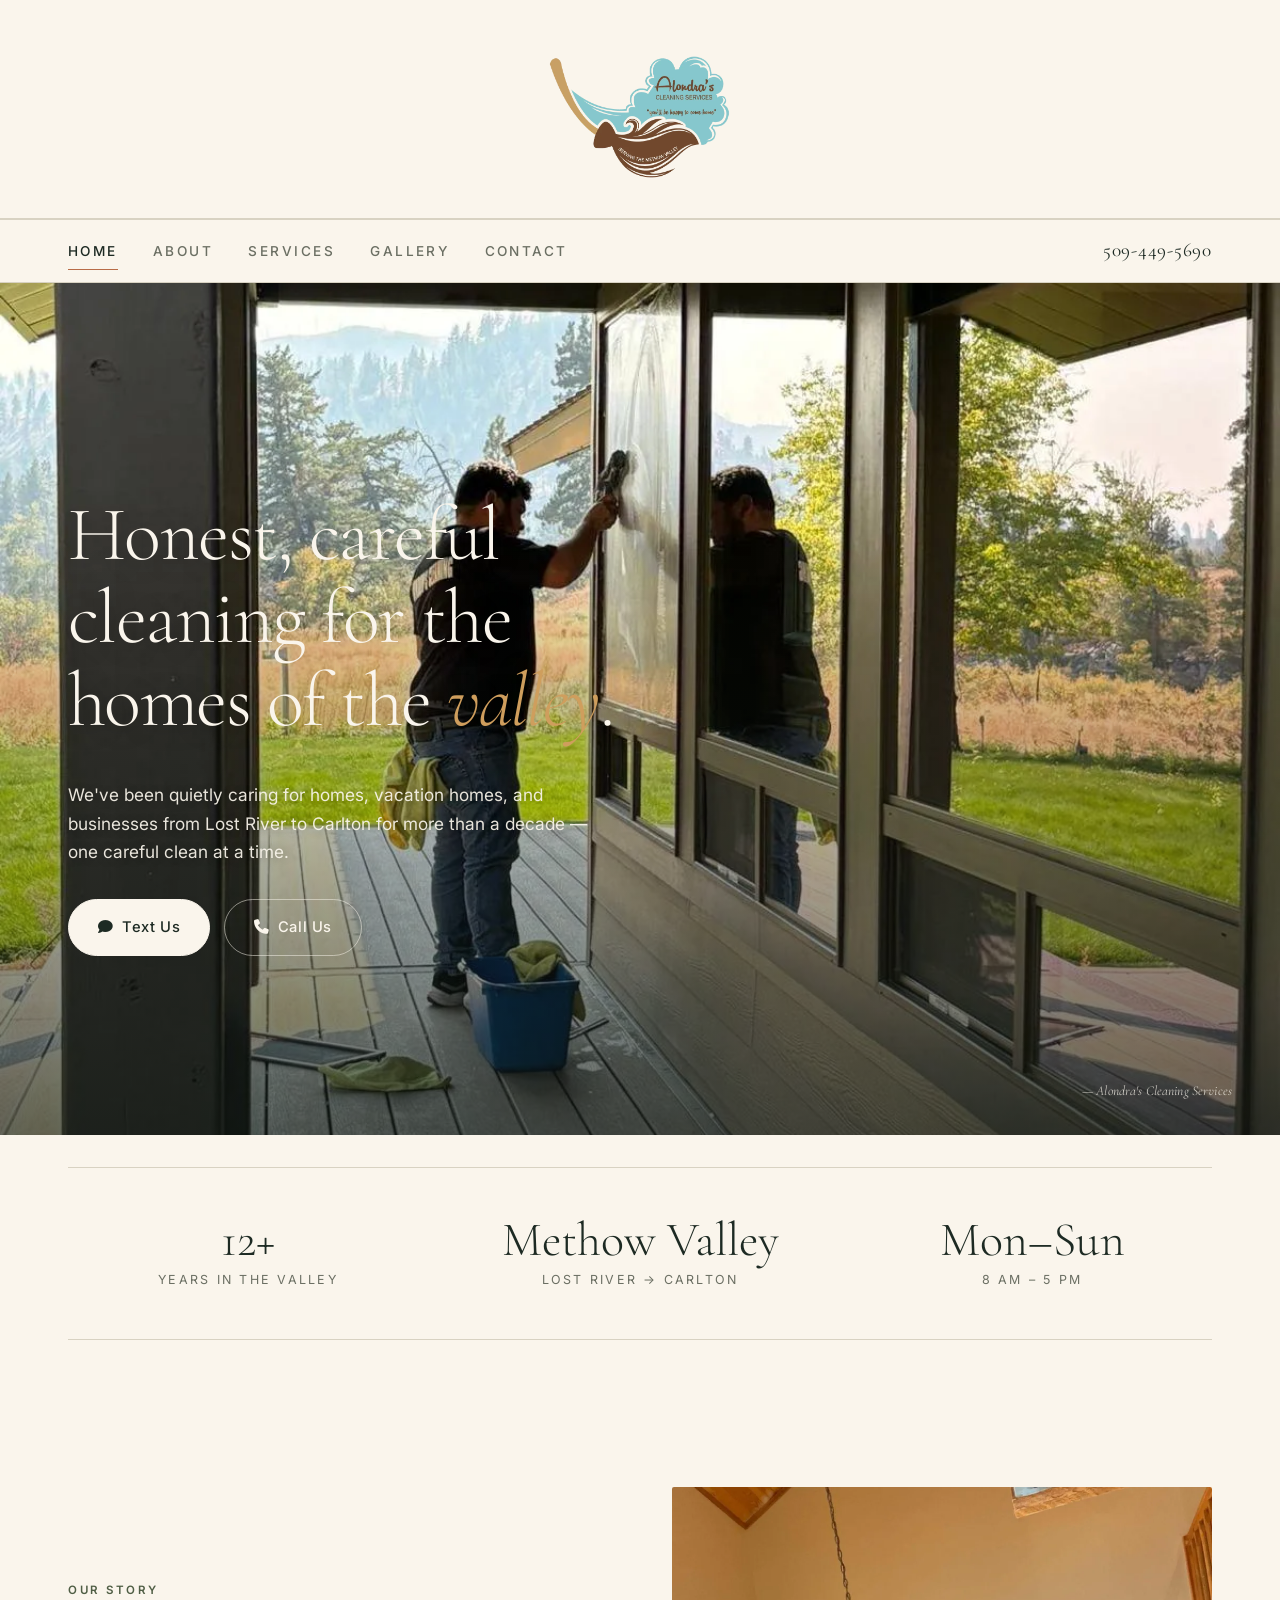
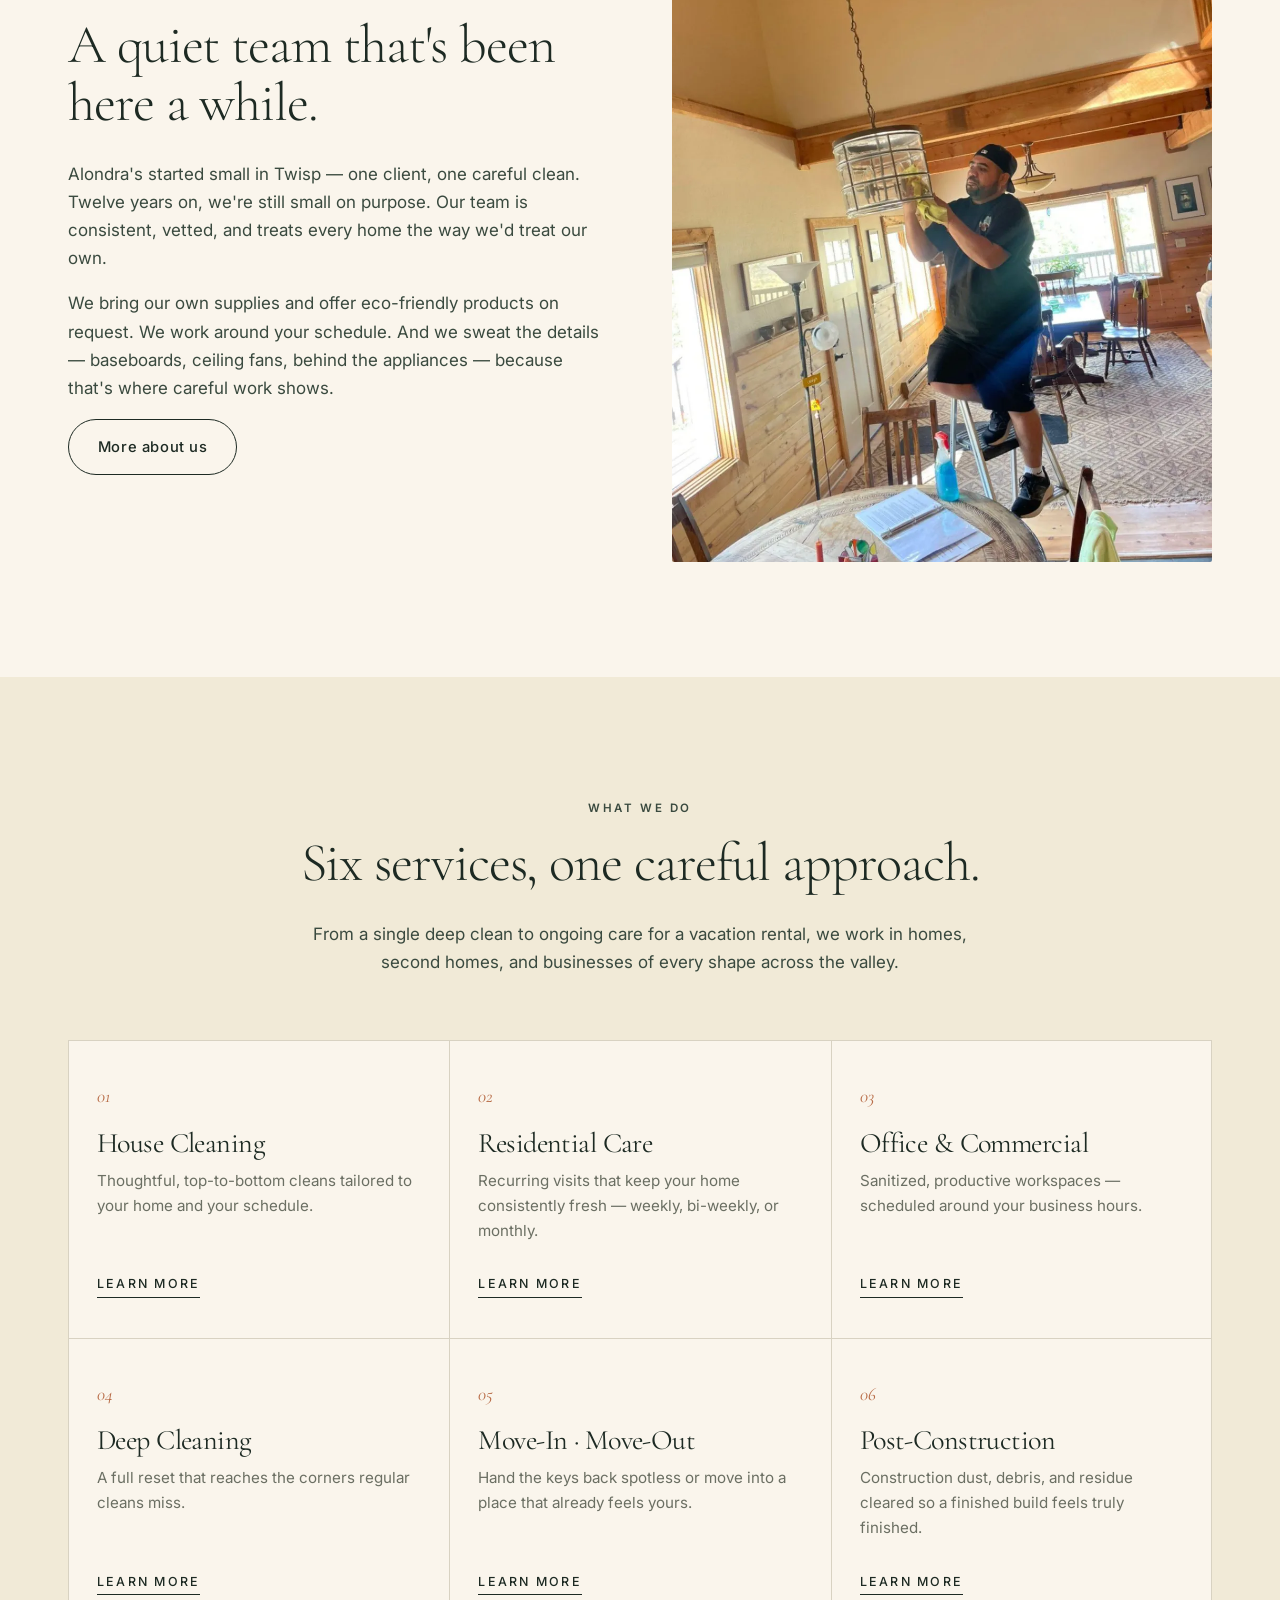
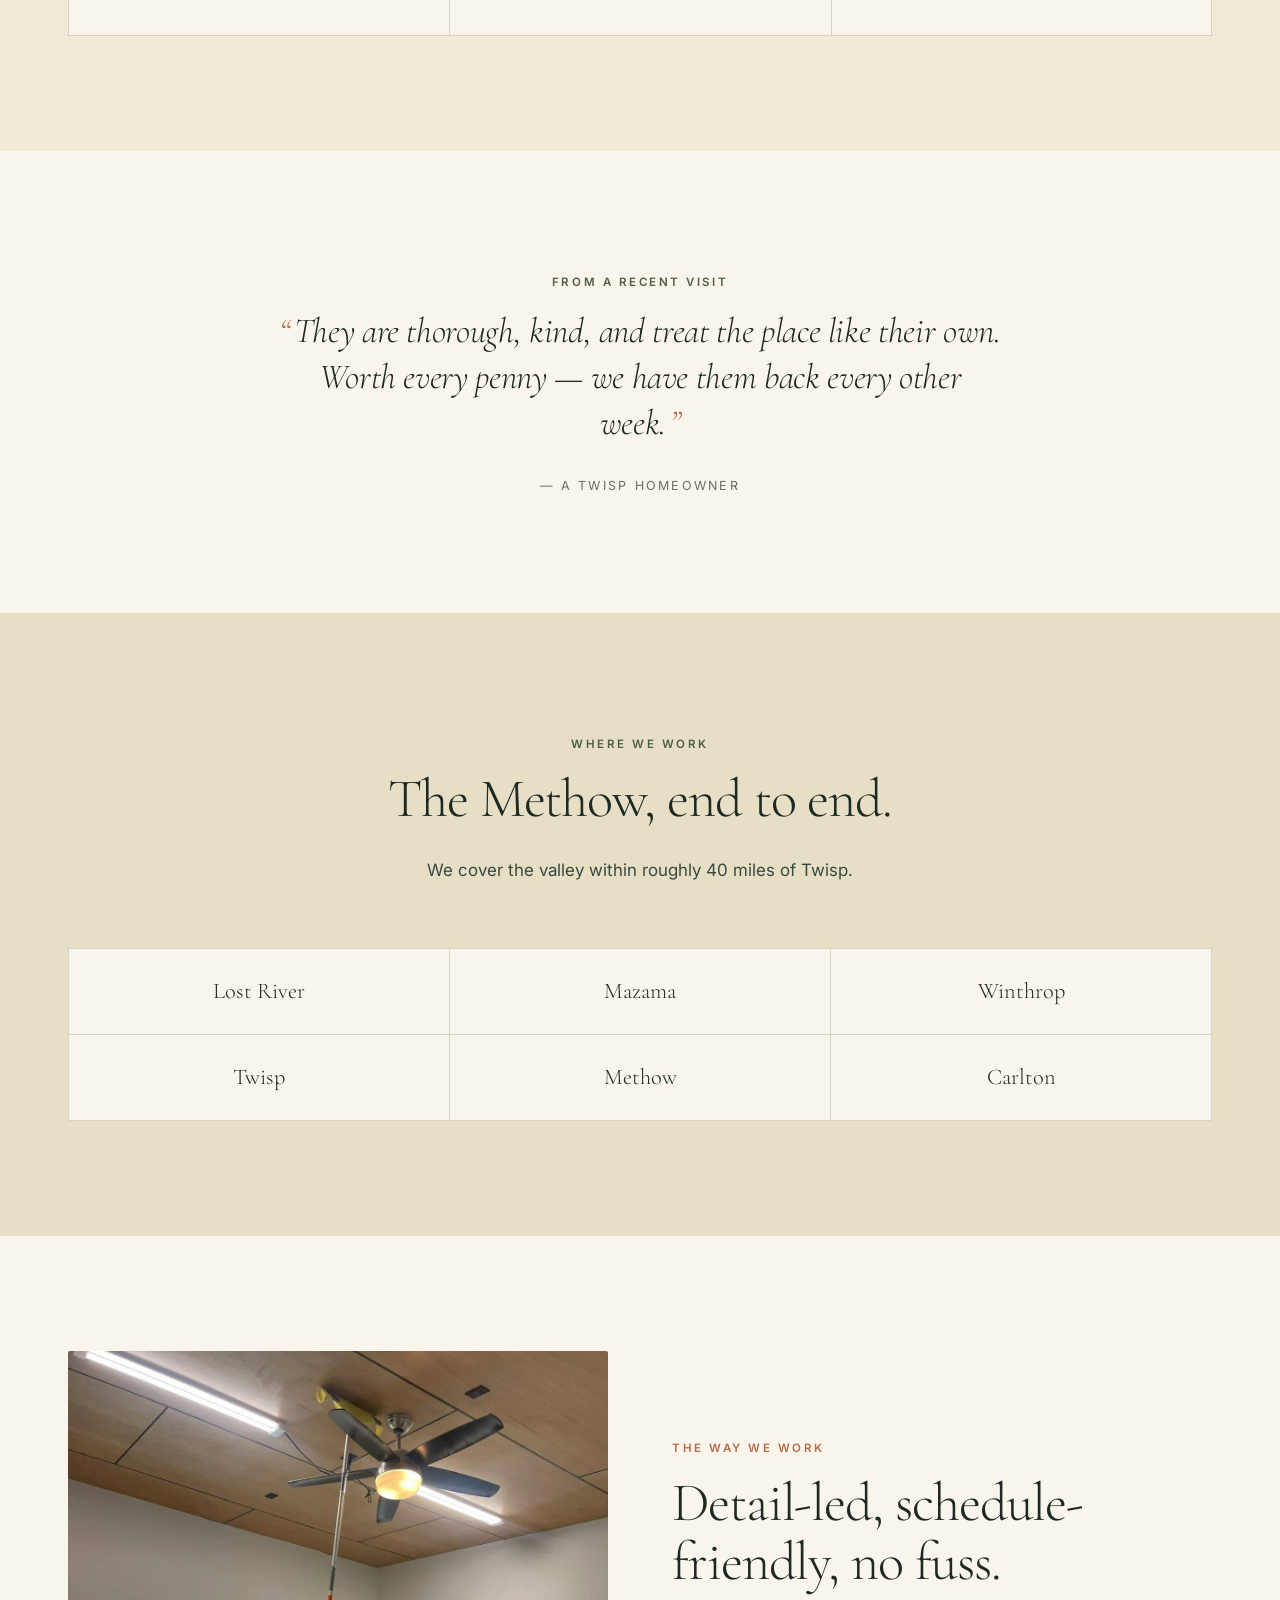
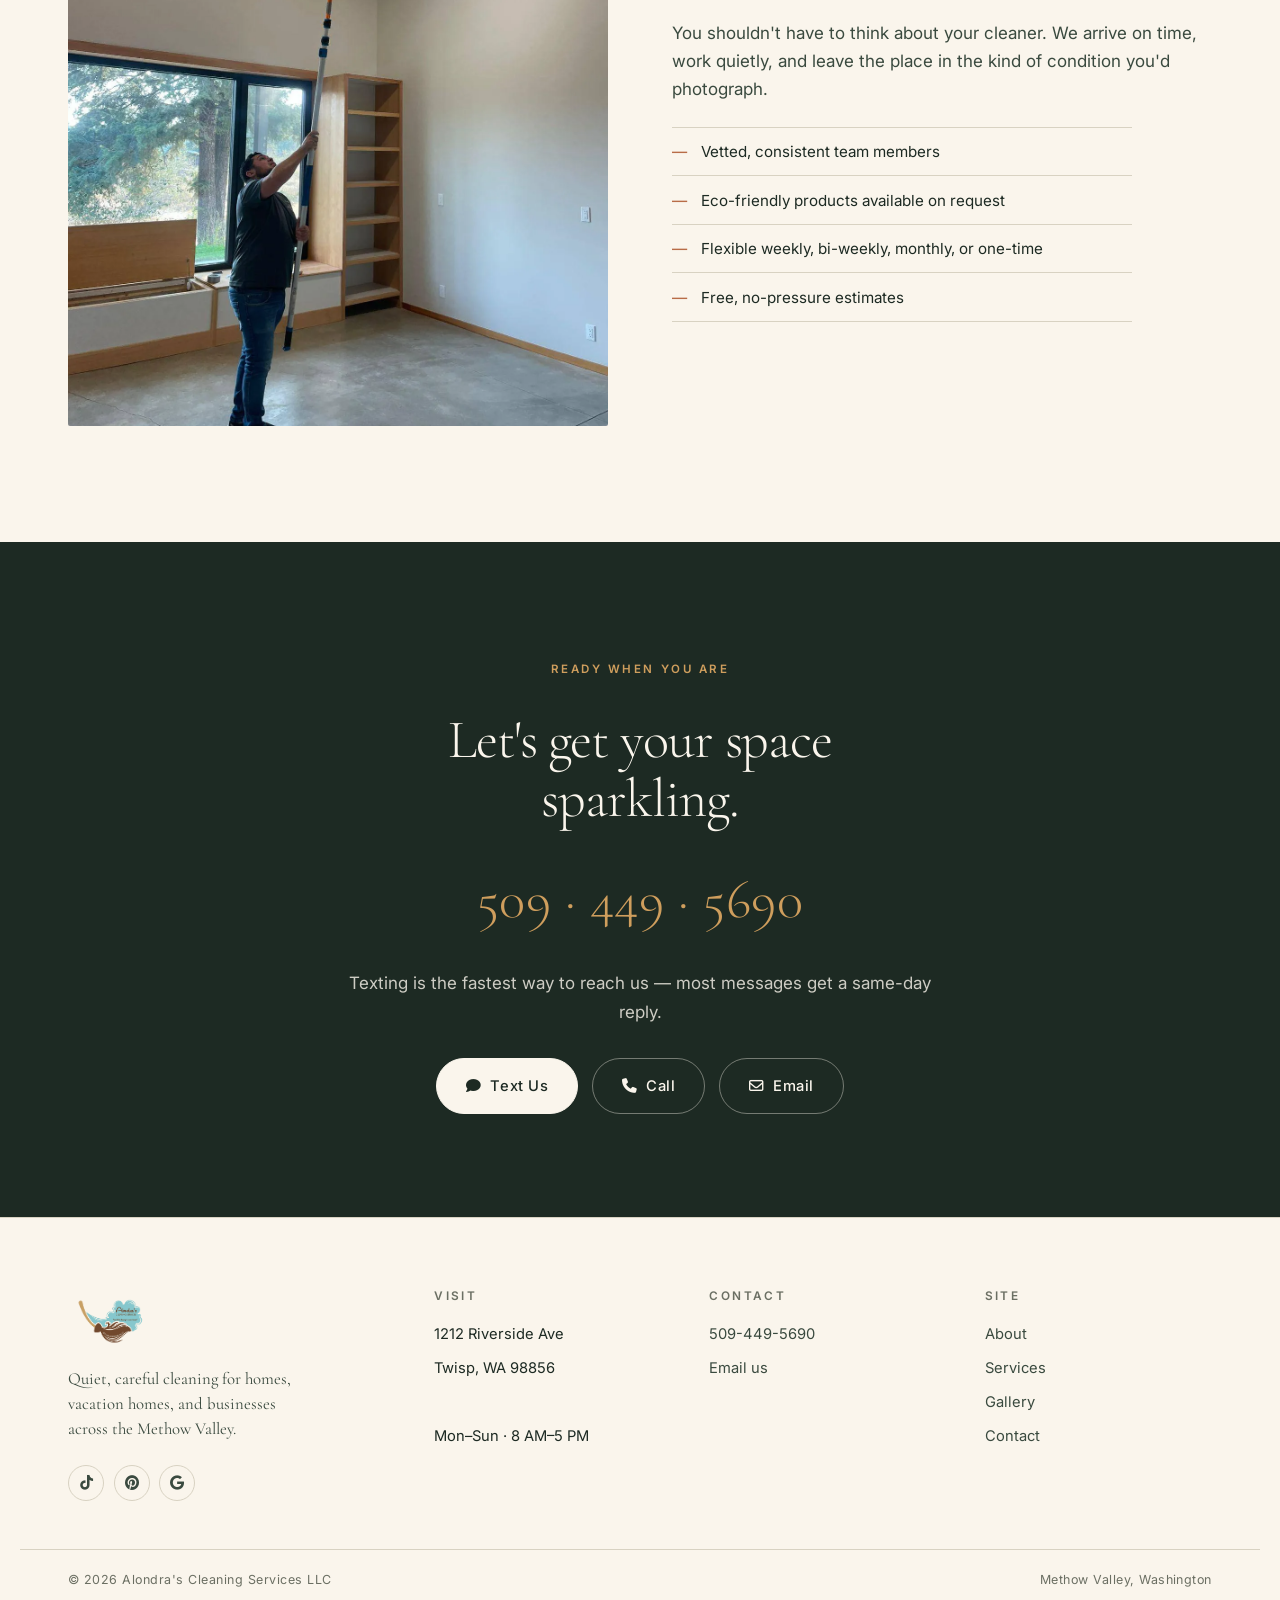
<file: public/index.html>
<!doctype html>
<html lang="en">
<head>
  <meta charset="utf-8" />
  <meta name="viewport" content="width=device-width, initial-scale=1" />
  <title>Alondra's Cleaning Services LLC — Methow Valley</title>
  <meta name="description" content="Quiet, careful residential and commercial cleaning across the Methow Valley. Twisp, Winthrop, Mazama, Carlton." />
  <link rel="icon" type="image/webp" href="images/21016f-b03e5cfa-d159-422f-95df-f5fbe73e26fc_redesLogo.webp" />
  <link rel="preconnect" href="https://fonts.googleapis.com" />
  <link rel="preconnect" href="https://fonts.gstatic.com" crossorigin />
  <link href="https://fonts.googleapis.com/css2?family=Cormorant+Garamond:ital,wght@0,300;0,400;0,500;0,600;0,700;1,300;1,400;1,500;1,600&family=Inter:wght@400;500;600;700&display=swap" rel="stylesheet" />
  <link rel="stylesheet" href="https://cdnjs.cloudflare.com/ajax/libs/font-awesome/6.5.1/css/all.min.css" />
  <link rel="stylesheet" href="styles.css" />
</head>
<body>


<header class="site-header">
  <div class="container">
    <a class="brand" href="index.html" aria-label="Alondra's Cleaning Services LLC">
      <img src="images/a21b0e-b03e5cfa-d159-422f-95df-f5fbe73e26fc_normalLogo.webp" alt="Alondra's Cleaning Services LLC" />
    </a>
    <button class="nav-toggle" id="navToggle" aria-controls="primaryNav" aria-expanded="false">Menu</button>
  </div>
</header>
<nav class="primary-nav" id="primaryNav">
  <div class="container">
    <div class="nav-links">
      <a href="index.html" class="active">Home</a>
      <a href="about.html">About</a>
      <a href="services.html">Services</a>
      <a href="gallery.html">Gallery</a>
      <a href="contact.html">Contact</a>
    </div>
    <a class="phone-primary" href="tel:+15094495690">509-449-5690</a>
  </div>
</nav>

<section class="hero" style="background-image: url('images/3f1818-asset.webp');">
  <div class="container">
    <h1>Honest, careful cleaning for the homes of the <em>valley</em>.</h1>
    <p>We've been quietly caring for homes, vacation homes, and businesses from Lost River to Carlton for more than a decade — one careful clean at a time.</p>
    <div class="hero-actions">
      <a class="btn btn-light" href="sms:+15094495690"><i class="fa-solid fa-comment"></i> Text Us</a>
      <a class="btn" style="background:transparent; color:var(--cream); border-color:rgba(250,245,236,0.5);" href="tel:+15094495690"><i class="fa-solid fa-phone"></i> Call Us</a>
    </div>
  </div>
  <div class="hero-meta">— Alondra's Cleaning Services</div>
</section>

<!-- Signals -->
<section style="padding: 2rem 0;">
  <div class="container">
    <div class="signals">
      <div class="signal"><strong>12+</strong><span>Years in the Valley</span></div>
      <div class="signal"><strong>Methow Valley</strong><span>Lost River → Carlton</span></div>
      <div class="signal"><strong>Mon–Sun</strong><span>8 AM – 5 PM</span></div>
    </div>
  </div>
</section>

<!-- Story / about preview -->
<section>
  <div class="container split">
    <div>
      <p class="eyebrow sage">Our Story</p>
      <h2>A quiet team that's been here a while.</h2>
      <p>Alondra's started small in Twisp — one client, one careful clean. Twelve years on, we're still small on purpose. Our team is consistent, vetted, and treats every home the way we'd treat our own.</p>
      <p>We bring our own supplies and offer eco-friendly products on request. We work around your schedule. And we sweat the details — baseboards, ceiling fans, behind the appliances — because that's where careful work shows.</p>
      <a href="about.html" class="btn btn-outline">More about us</a>
    </div>
    <div class="split-img-frame"><img src="images/acee2a-asset.webp" alt="Cleaning the pendant light in a log cabin home" /></div>
  </div>
</section>

<!-- Services -->
<section class="paper">
  <div class="container">
    <div class="section-intro">
      <p class="eyebrow">What We Do</p>
      <h2>Six services, one careful approach.</h2>
      <p>From a single deep clean to ongoing care for a vacation rental, we work in homes, second homes, and businesses of every shape across the valley.</p>
    </div>
    <div class="services-list">
      <a href="services.html" class="service-tile">
        <span class="num">01</span>
        <h3>House Cleaning</h3>
        <p>Thoughtful, top-to-bottom cleans tailored to your home and your schedule.</p>
        <span class="more">Learn more</span>
      </a>
      <a href="services.html" class="service-tile">
        <span class="num">02</span>
        <h3>Residential Care</h3>
        <p>Recurring visits that keep your home consistently fresh — weekly, bi-weekly, or monthly.</p>
        <span class="more">Learn more</span>
      </a>
      <a href="services.html" class="service-tile">
        <span class="num">03</span>
        <h3>Office & Commercial</h3>
        <p>Sanitized, productive workspaces — scheduled around your business hours.</p>
        <span class="more">Learn more</span>
      </a>
      <a href="services.html" class="service-tile">
        <span class="num">04</span>
        <h3>Deep Cleaning</h3>
        <p>A full reset that reaches the corners regular cleans miss.</p>
        <span class="more">Learn more</span>
      </a>
      <a href="services.html" class="service-tile">
        <span class="num">05</span>
        <h3>Move-In · Move-Out</h3>
        <p>Hand the keys back spotless or move into a place that already feels yours.</p>
        <span class="more">Learn more</span>
      </a>
      <a href="services.html" class="service-tile">
        <span class="num">06</span>
        <h3>Post-Construction</h3>
        <p>Construction dust, debris, and residue cleared so a finished build feels truly finished.</p>
        <span class="more">Learn more</span>
      </a>
    </div>
  </div>
</section>

<!-- Quote -->
<section>
  <div class="container quote">
    <p class="eyebrow sage">From a recent visit</p>
    <blockquote>They are thorough, kind, and treat the place like their own. Worth every penny — we have them back every other week.</blockquote>
    <cite>— a Twisp homeowner</cite>
  </div>
</section>

<!-- Service area -->
<section class="paper-dark">
  <div class="container">
    <div class="section-intro">
      <p class="eyebrow sage">Where We Work</p>
      <h2>The Methow, end to end.</h2>
      <p>We cover the valley within roughly 40 miles of Twisp.</p>
    </div>
    <div class="area-grid"><div class="area-cell">Lost River</div><div class="area-cell">Mazama</div><div class="area-cell">Winthrop</div><div class="area-cell">Twisp</div><div class="area-cell">Methow</div><div class="area-cell">Carlton</div></div>
  </div>
</section>

<!-- Featured photo / second story -->
<section>
  <div class="container split reverse">
    <div>
      <p class="eyebrow">The Way We Work</p>
      <h2>Detail-led, schedule-friendly, no fuss.</h2>
      <p>You shouldn't have to think about your cleaner. We arrive on time, work quietly, and leave the place in the kind of condition you'd photograph.</p>
      <ul class="checks">
        <li>Vetted, consistent team members</li>
        <li>Eco-friendly products available on request</li>
        <li>Flexible weekly, bi-weekly, monthly, or one-time</li>
        <li>Free, no-pressure estimates</li>
      </ul>
    </div>
    <div class="split-img-frame"><img src="images/45f430-asset.webp" alt="A modern Methow Valley home being cleaned" /></div>
  </div>
</section>


<section class="cta-band">
  <div class="container">
    <p class="eyebrow" style="color:var(--tan);">Ready when you are</p>
    <h2>Let's get your space sparkling.</h2>
    <a class="phone-large" href="tel:+15094495690">509 · 449 · 5690</a>
    <p>Texting is the fastest way to reach us — most messages get a same-day reply.</p>
    <div style="display:flex; gap:0.85rem; justify-content:center; flex-wrap:wrap;">
      <a class="btn btn-light" href="sms:+15094495690"><i class="fa-solid fa-comment"></i> Text Us</a>
      <a class="btn" style="background:transparent; color:var(--cream); border-color:rgba(250,245,236,0.4);" href="tel:+15094495690"><i class="fa-solid fa-phone"></i> Call</a>
      <a class="btn" style="background:transparent; color:var(--cream); border-color:rgba(250,245,236,0.4);" href="contact.html"><i class="fa-regular fa-envelope"></i> Email</a>
    </div>
  </div>
</section>

<footer class="site-footer">
  <div class="container footer-top">
    <div class="footer-brand">
      <img src="images/a21b0e-b03e5cfa-d159-422f-95df-f5fbe73e26fc_normalLogo.webp" alt="" />
      <p>Quiet, careful cleaning for homes, vacation homes, and businesses across the Methow Valley.</p>
      <div class="socials">
        <a href="https://www.tiktok.com/@alondras.cleaning1" aria-label="TikTok"><i class="fa-brands fa-tiktok"></i></a>
        <a href="https://www.pinterest.com/alondrascleaningllc/" aria-label="Pinterest"><i class="fa-brands fa-pinterest"></i></a>
        <a href="https://g.page/r/CdIszSM9pV25EBM/review" aria-label="Google"><i class="fa-brands fa-google"></i></a>
      </div>
    </div>
    <div>
      <h4>Visit</h4>
      <ul>
        <li>1212 Riverside Ave</li>
        <li>Twisp, WA 98856</li>
        <li>&nbsp;</li>
        <li>Mon–Sun · 8 AM–5 PM</li>
      </ul>
    </div>
    <div>
      <h4>Contact</h4>
      <ul>
        <li><a href="tel:+15094495690">509-449-5690</a></li>
        <li><a href="mailto:alondrascleaningservicesllc@gmail.com">Email us</a></li>
      </ul>
    </div>
    <div>
      <h4>Site</h4>
      <ul>
        <li><a href="about.html">About</a></li>
        <li><a href="services.html">Services</a></li>
        <li><a href="gallery.html">Gallery</a></li>
        <li><a href="contact.html">Contact</a></li>
      </ul>
    </div>
  </div>
  <div class="container footer-bottom">
    <span>© <span id="yr"></span> Alondra's Cleaning Services LLC</span>
    <span>Methow Valley, Washington</span>
  </div>
</footer>
<script src="script.js"></script>
</body>
</html>
</file>
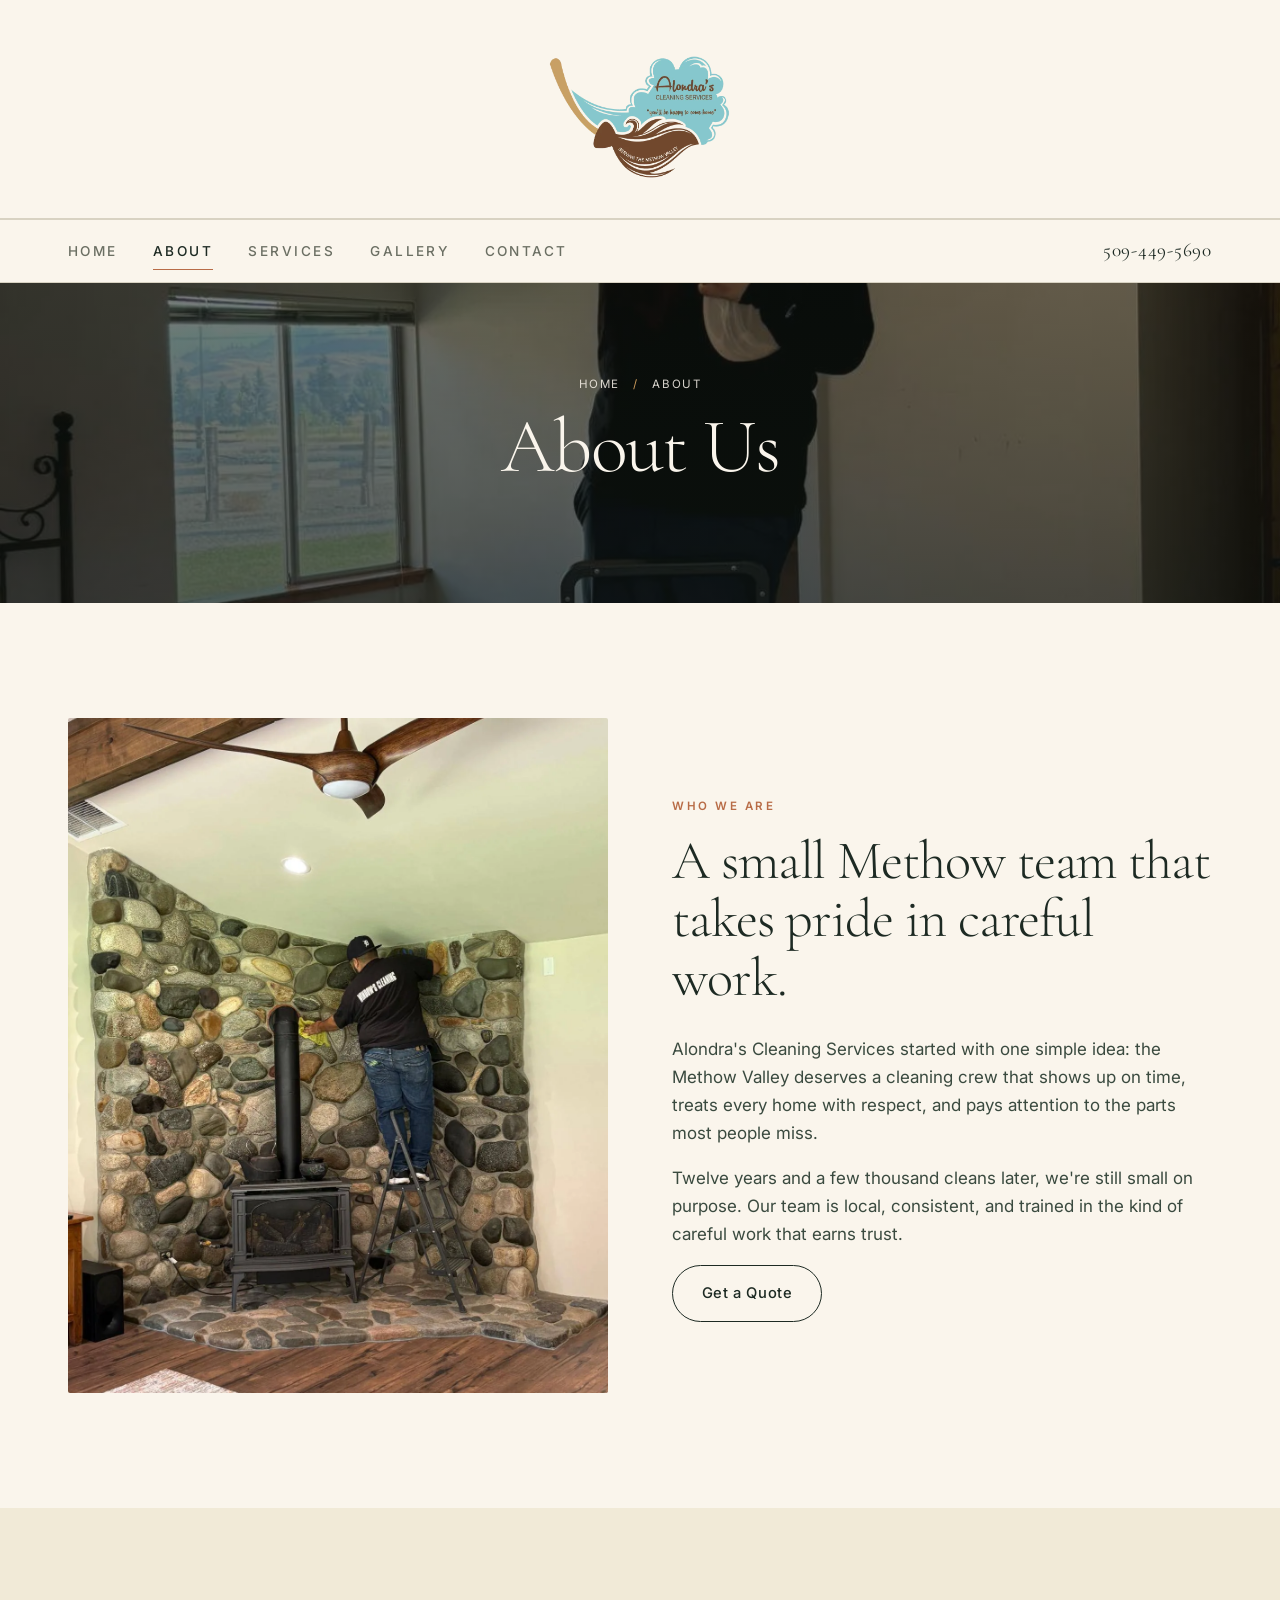
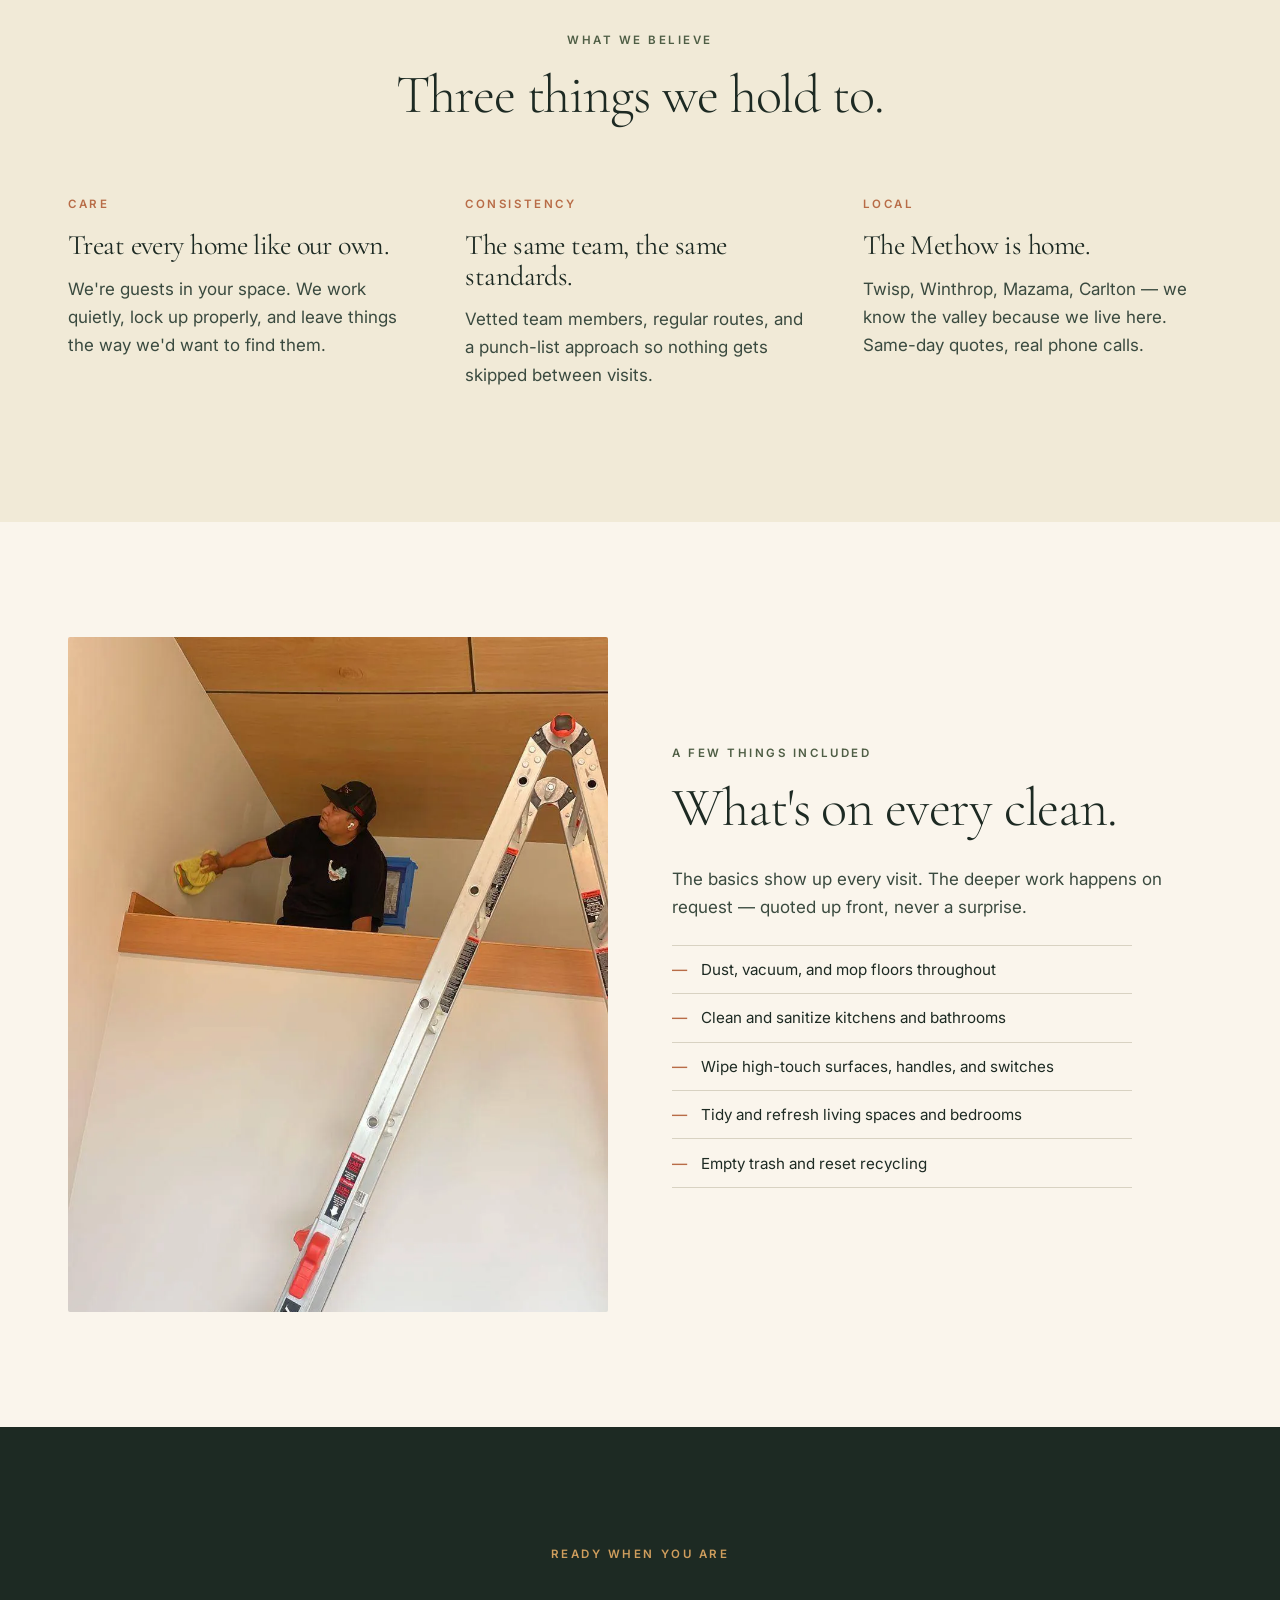
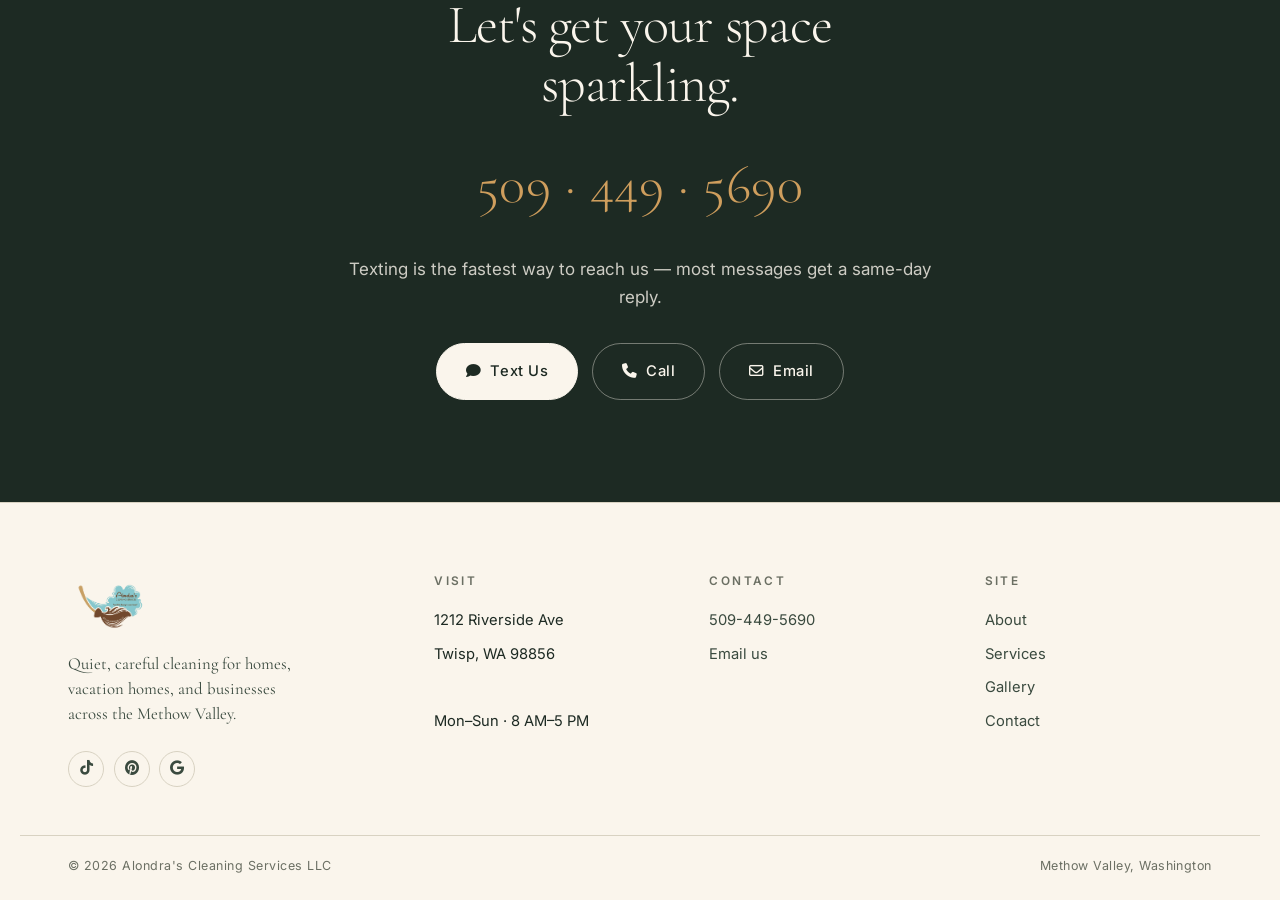
<file: public/about.html>
<!doctype html>
<html lang="en">
<head>
  <meta charset="utf-8" />
  <meta name="viewport" content="width=device-width, initial-scale=1" />
  <title>About — Alondra's Cleaning Services LLC</title>
  <meta name="description" content="Locally owned cleaning service rooted in the Methow Valley. Meet Alondra and the team." />
  <link rel="icon" type="image/webp" href="images/21016f-b03e5cfa-d159-422f-95df-f5fbe73e26fc_redesLogo.webp" />
  <link rel="preconnect" href="https://fonts.googleapis.com" />
  <link rel="preconnect" href="https://fonts.gstatic.com" crossorigin />
  <link href="https://fonts.googleapis.com/css2?family=Cormorant+Garamond:ital,wght@0,300;0,400;0,500;0,600;0,700;1,300;1,400;1,500;1,600&family=Inter:wght@400;500;600;700&display=swap" rel="stylesheet" />
  <link rel="stylesheet" href="https://cdnjs.cloudflare.com/ajax/libs/font-awesome/6.5.1/css/all.min.css" />
  <link rel="stylesheet" href="styles.css" />
</head>
<body>


<header class="site-header">
  <div class="container">
    <a class="brand" href="index.html" aria-label="Alondra's Cleaning Services LLC">
      <img src="images/a21b0e-b03e5cfa-d159-422f-95df-f5fbe73e26fc_normalLogo.webp" alt="Alondra's Cleaning Services LLC" />
    </a>
    <button class="nav-toggle" id="navToggle" aria-controls="primaryNav" aria-expanded="false">Menu</button>
  </div>
</header>
<nav class="primary-nav" id="primaryNav">
  <div class="container">
    <div class="nav-links">
      <a href="index.html">Home</a>
      <a href="about.html" class="active">About</a>
      <a href="services.html">Services</a>
      <a href="gallery.html">Gallery</a>
      <a href="contact.html">Contact</a>
    </div>
    <a class="phone-primary" href="tel:+15094495690">509-449-5690</a>
  </div>
</nav>

<section class="page-hero" style="background-image: url('images/bed2b4-asset.webp');">
  <div class="container">
    <p class="crumb"><a href="index.html">Home</a> <span class="sep">/</span> About</p>
    <h1>About Us</h1>
  </div>
</section>

<section>
  <div class="container split">
    <div class="split-img-frame"><img src="images/51b20b-asset.webp" alt="Cleaning a river-rock fireplace in a Methow home" /></div>
    <div>
      <p class="eyebrow">Who we are</p>
      <h2>A small Methow team that takes pride in careful work.</h2>
      <p>Alondra's Cleaning Services started with one simple idea: the Methow Valley deserves a cleaning crew that shows up on time, treats every home with respect, and pays attention to the parts most people miss.</p>
      <p>Twelve years and a few thousand cleans later, we're still small on purpose. Our team is local, consistent, and trained in the kind of careful work that earns trust.</p>
      <a href="contact.html" class="btn btn-outline">Get a Quote</a>
    </div>
  </div>
</section>

<section class="paper">
  <div class="container">
    <div class="section-intro">
      <p class="eyebrow sage">What We Believe</p>
      <h2>Three things we hold to.</h2>
    </div>
    <div class="split" style="grid-template-columns: repeat(3, 1fr); align-items: flex-start; gap: 3rem;">
      <div>
        <p class="eyebrow">Care</p>
        <h3>Treat every home like our own.</h3>
        <p>We're guests in your space. We work quietly, lock up properly, and leave things the way we'd want to find them.</p>
      </div>
      <div>
        <p class="eyebrow">Consistency</p>
        <h3>The same team, the same standards.</h3>
        <p>Vetted team members, regular routes, and a punch-list approach so nothing gets skipped between visits.</p>
      </div>
      <div>
        <p class="eyebrow">Local</p>
        <h3>The Methow is home.</h3>
        <p>Twisp, Winthrop, Mazama, Carlton — we know the valley because we live here. Same-day quotes, real phone calls.</p>
      </div>
    </div>
  </div>
</section>

<section>
  <div class="container split reverse">
    <div>
      <p class="eyebrow sage">A few things included</p>
      <h2>What's on every clean.</h2>
      <p>The basics show up every visit. The deeper work happens on request — quoted up front, never a surprise.</p>
      <ul class="checks">
        <li>Dust, vacuum, and mop floors throughout</li>
        <li>Clean and sanitize kitchens and bathrooms</li>
        <li>Wipe high-touch surfaces, handles, and switches</li>
        <li>Tidy and refresh living spaces and bedrooms</li>
        <li>Empty trash and reset recycling</li>
      </ul>
    </div>
    <div class="split-img-frame"><img src="images/97e7e7-asset.webp" alt="Cleaning a high-ceilinged interior" /></div>
  </div>
</section>


<section class="cta-band">
  <div class="container">
    <p class="eyebrow" style="color:var(--tan);">Ready when you are</p>
    <h2>Let's get your space sparkling.</h2>
    <a class="phone-large" href="tel:+15094495690">509 · 449 · 5690</a>
    <p>Texting is the fastest way to reach us — most messages get a same-day reply.</p>
    <div style="display:flex; gap:0.85rem; justify-content:center; flex-wrap:wrap;">
      <a class="btn btn-light" href="sms:+15094495690"><i class="fa-solid fa-comment"></i> Text Us</a>
      <a class="btn" style="background:transparent; color:var(--cream); border-color:rgba(250,245,236,0.4);" href="tel:+15094495690"><i class="fa-solid fa-phone"></i> Call</a>
      <a class="btn" style="background:transparent; color:var(--cream); border-color:rgba(250,245,236,0.4);" href="contact.html"><i class="fa-regular fa-envelope"></i> Email</a>
    </div>
  </div>
</section>

<footer class="site-footer">
  <div class="container footer-top">
    <div class="footer-brand">
      <img src="images/a21b0e-b03e5cfa-d159-422f-95df-f5fbe73e26fc_normalLogo.webp" alt="" />
      <p>Quiet, careful cleaning for homes, vacation homes, and businesses across the Methow Valley.</p>
      <div class="socials">
        <a href="https://www.tiktok.com/@alondras.cleaning1" aria-label="TikTok"><i class="fa-brands fa-tiktok"></i></a>
        <a href="https://www.pinterest.com/alondrascleaningllc/" aria-label="Pinterest"><i class="fa-brands fa-pinterest"></i></a>
        <a href="https://g.page/r/CdIszSM9pV25EBM/review" aria-label="Google"><i class="fa-brands fa-google"></i></a>
      </div>
    </div>
    <div>
      <h4>Visit</h4>
      <ul>
        <li>1212 Riverside Ave</li>
        <li>Twisp, WA 98856</li>
        <li>&nbsp;</li>
        <li>Mon–Sun · 8 AM–5 PM</li>
      </ul>
    </div>
    <div>
      <h4>Contact</h4>
      <ul>
        <li><a href="tel:+15094495690">509-449-5690</a></li>
        <li><a href="mailto:alondrascleaningservicesllc@gmail.com">Email us</a></li>
      </ul>
    </div>
    <div>
      <h4>Site</h4>
      <ul>
        <li><a href="about.html">About</a></li>
        <li><a href="services.html">Services</a></li>
        <li><a href="gallery.html">Gallery</a></li>
        <li><a href="contact.html">Contact</a></li>
      </ul>
    </div>
  </div>
  <div class="container footer-bottom">
    <span>© <span id="yr"></span> Alondra's Cleaning Services LLC</span>
    <span>Methow Valley, Washington</span>
  </div>
</footer>
<script src="script.js"></script>
</body>
</html>
</file>
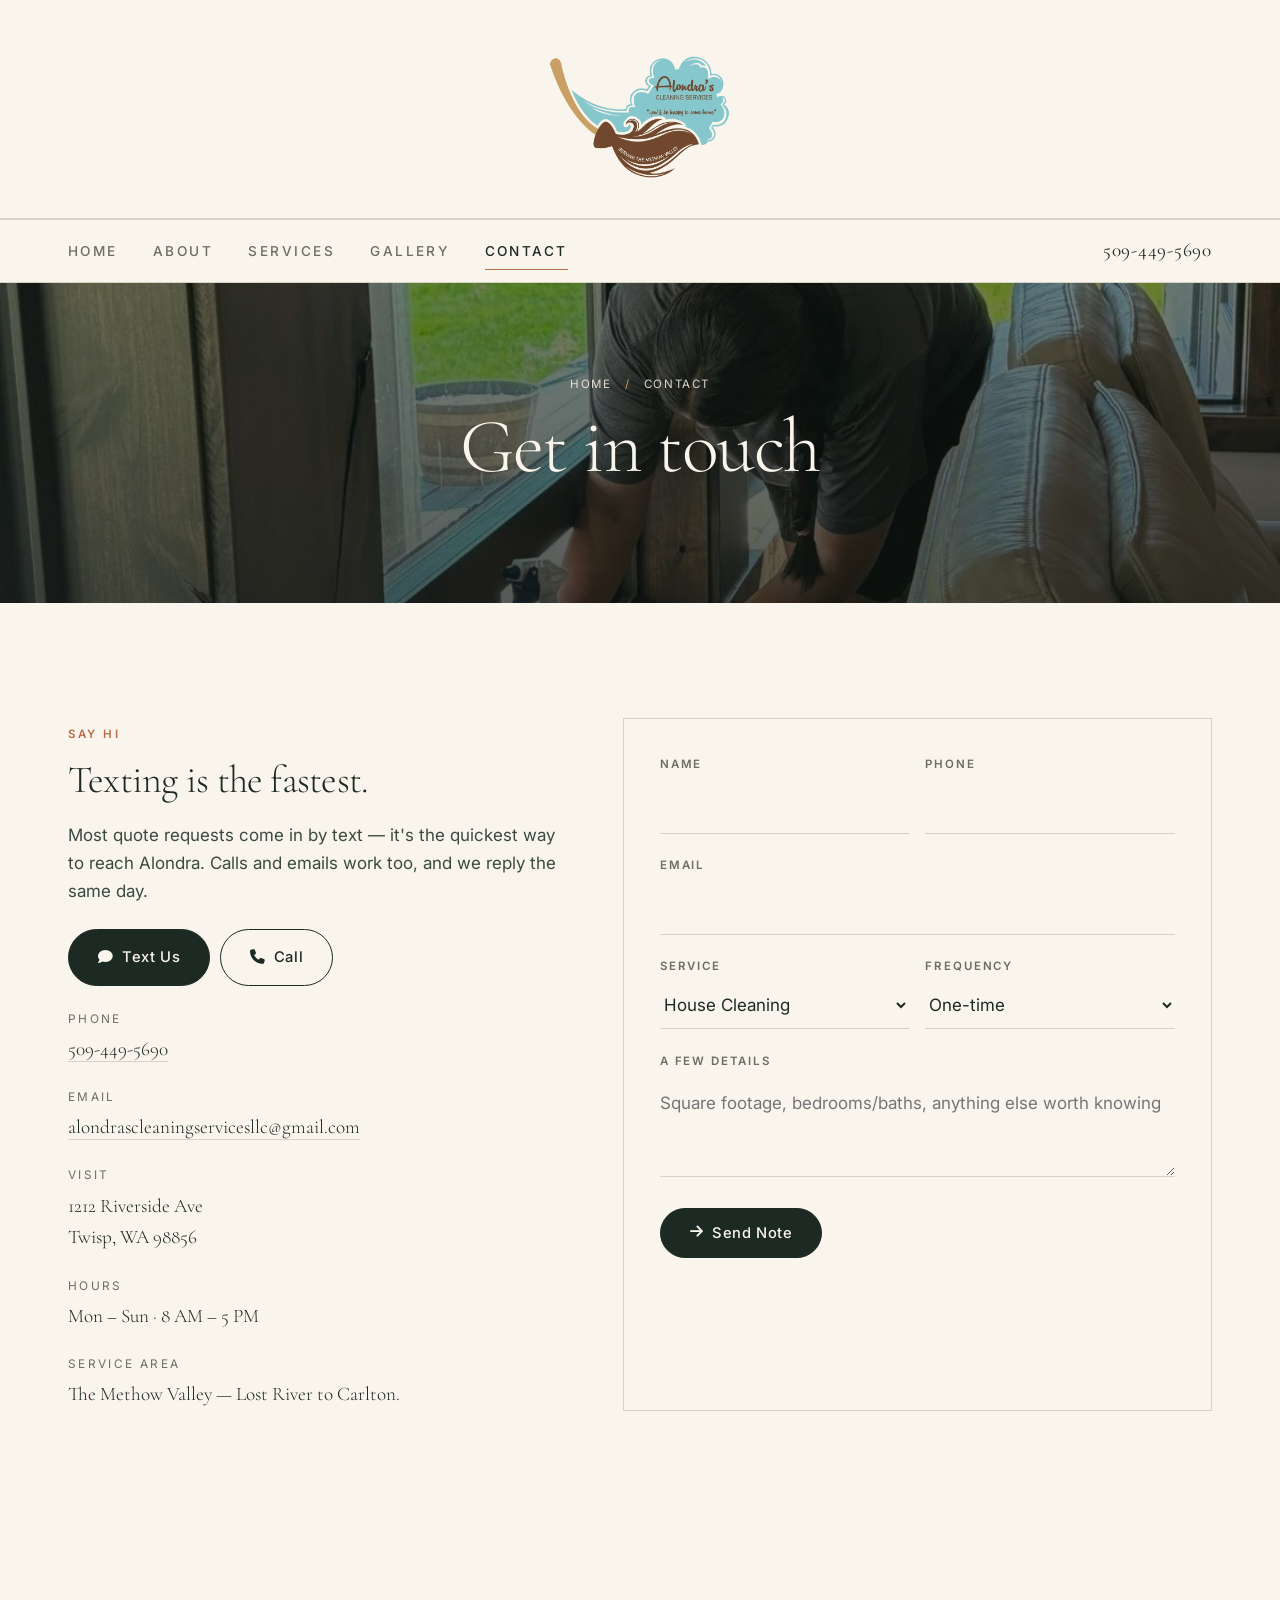
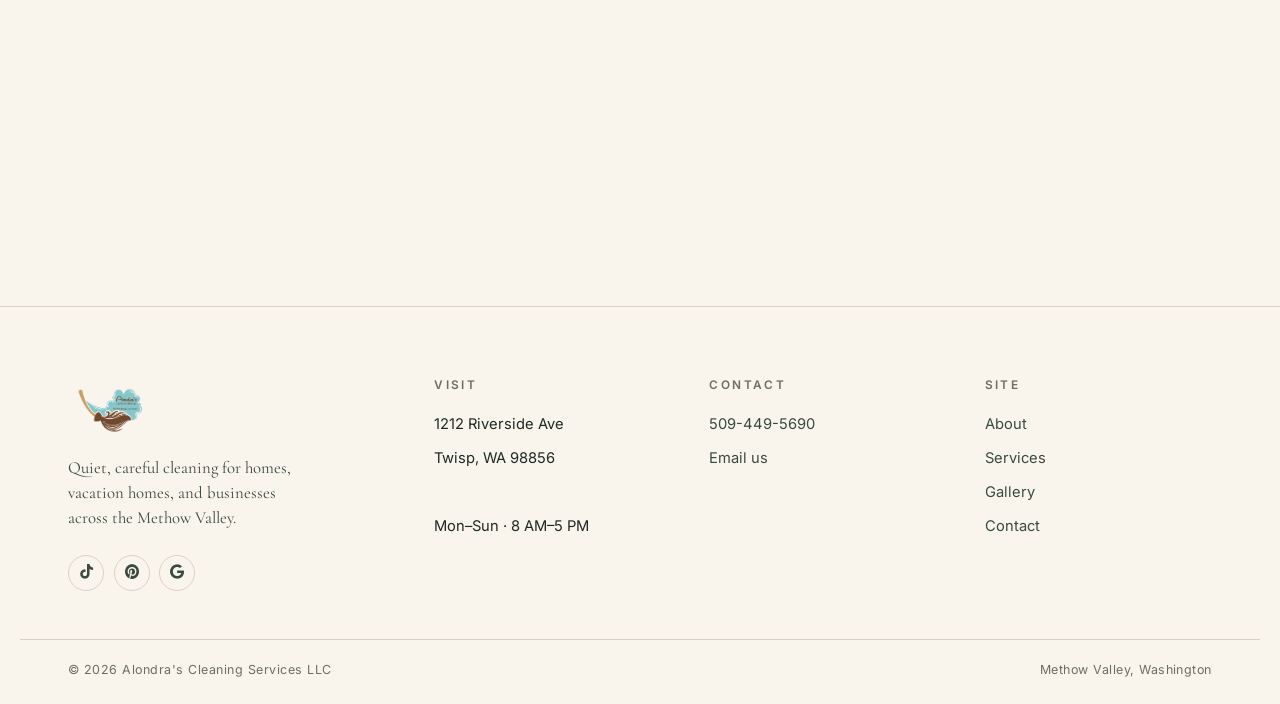
<file: public/contact.html>
<!doctype html>
<html lang="en">
<head>
  <meta charset="utf-8" />
  <meta name="viewport" content="width=device-width, initial-scale=1" />
  <title>Contact — Alondra's Cleaning Services LLC</title>
  <meta name="description" content="Request a free cleaning estimate. Serving Twisp, WA and the Methow Valley." />
  <link rel="icon" type="image/webp" href="images/21016f-b03e5cfa-d159-422f-95df-f5fbe73e26fc_redesLogo.webp" />
  <link rel="preconnect" href="https://fonts.googleapis.com" />
  <link rel="preconnect" href="https://fonts.gstatic.com" crossorigin />
  <link href="https://fonts.googleapis.com/css2?family=Cormorant+Garamond:ital,wght@0,300;0,400;0,500;0,600;0,700;1,300;1,400;1,500;1,600&family=Inter:wght@400;500;600;700&display=swap" rel="stylesheet" />
  <link rel="stylesheet" href="https://cdnjs.cloudflare.com/ajax/libs/font-awesome/6.5.1/css/all.min.css" />
  <link rel="stylesheet" href="styles.css" />
</head>
<body>


<header class="site-header">
  <div class="container">
    <a class="brand" href="index.html" aria-label="Alondra's Cleaning Services LLC">
      <img src="images/a21b0e-b03e5cfa-d159-422f-95df-f5fbe73e26fc_normalLogo.webp" alt="Alondra's Cleaning Services LLC" />
    </a>
    <button class="nav-toggle" id="navToggle" aria-controls="primaryNav" aria-expanded="false">Menu</button>
  </div>
</header>
<nav class="primary-nav" id="primaryNav">
  <div class="container">
    <div class="nav-links">
      <a href="index.html">Home</a>
      <a href="about.html">About</a>
      <a href="services.html">Services</a>
      <a href="gallery.html">Gallery</a>
      <a href="contact.html" class="active">Contact</a>
    </div>
    <a class="phone-primary" href="tel:+15094495690">509-449-5690</a>
  </div>
</nav>

<section class="page-hero" style="background-image: url('images/7c791a-asset.webp');">
  <div class="container">
    <p class="crumb"><a href="index.html">Home</a> <span class="sep">/</span> Contact</p>
    <h1>Get in touch</h1>
  </div>
</section>

<section>
  <div class="container">
    <div class="contact-grid">
      <aside class="contact-side">
        <p class="eyebrow">Say hi</p>
        <h2 style="font-size: clamp(1.8rem, 3vw, 2.4rem);">Texting is the fastest.</h2>
        <p>Most quote requests come in by text — it's the quickest way to reach Alondra. Calls and emails work too, and we reply the same day.</p>
        <div style="display:flex; gap:0.6rem; flex-wrap:wrap; margin: 1.5rem 0 0;">
          <a class="btn btn-ink" href="sms:+15094495690"><i class="fa-solid fa-comment"></i> Text Us</a>
          <a class="btn btn-outline" href="tel:+15094495690"><i class="fa-solid fa-phone"></i> Call</a>
        </div>
        <dl>
          <dt>Phone</dt>
          <dd><a href="tel:+15094495690">509-449-5690</a></dd>
          <dt>Email</dt>
          <dd><a href="mailto:alondrascleaningservicesllc@gmail.com">alondrascleaningservicesllc@gmail.com</a></dd>
          <dt>Visit</dt>
          <dd>1212 Riverside Ave<br>Twisp, WA 98856</dd>
          <dt>Hours</dt>
          <dd>Mon – Sun · 8 AM – 5 PM</dd>
          <dt>Service area</dt>
          <dd>The Methow Valley — Lost River to Carlton.</dd>
        </dl>
      </aside>

      <form class="contact-form"
            action="https://formspree.io/f/REPLACE_WITH_FORMSPREE_ID"
            method="POST"
            onsubmit="return handleContactSubmit(event)">
        <input type="hidden" name="_subject" value="New cleaning quote request" />
        <div class="row">
          <div><label for="name">Name</label><input id="name" name="name" type="text" required /></div>
          <div><label for="phone">Phone</label><input id="phone" name="phone" type="tel" /></div>
        </div>
        <label for="email">Email</label>
        <input id="email" name="email" type="email" required />
        <div class="row">
          <div>
            <label for="service">Service</label>
            <select id="service" name="service">
              <option>House Cleaning</option>
              <option>Residential Care (recurring)</option>
              <option>Office &amp; Commercial</option>
              <option>Deep Cleaning</option>
              <option>Move-In or Move-Out</option>
              <option>Post-Construction</option>
              <option>Not sure yet</option>
            </select>
          </div>
          <div>
            <label for="frequency">Frequency</label>
            <select id="frequency" name="frequency">
              <option>One-time</option>
              <option>Weekly</option>
              <option>Bi-weekly</option>
              <option>Monthly</option>
            </select>
          </div>
        </div>
        <label for="message">A few details</label>
        <textarea id="message" name="message" placeholder="Square footage, bedrooms/baths, anything else worth knowing"></textarea>
        <button type="submit" class="btn btn-ink"><i class="fa-solid fa-arrow-right"></i> Send Note</button>
      </form>
    </div>
  </div>
</section>

<section style="padding:0;">
  <iframe
    title="Map of Twisp, WA"
    src="https://www.google.com/maps?q=Twisp,+WA+98856&output=embed"
    width="100%" height="380" style="border:0; display:block; filter: grayscale(0.3) contrast(0.95);" loading="lazy" referrerpolicy="no-referrer-when-downgrade"></iframe>
</section>


<footer class="site-footer">
  <div class="container footer-top">
    <div class="footer-brand">
      <img src="images/a21b0e-b03e5cfa-d159-422f-95df-f5fbe73e26fc_normalLogo.webp" alt="" />
      <p>Quiet, careful cleaning for homes, vacation homes, and businesses across the Methow Valley.</p>
      <div class="socials">
        <a href="https://www.tiktok.com/@alondras.cleaning1" aria-label="TikTok"><i class="fa-brands fa-tiktok"></i></a>
        <a href="https://www.pinterest.com/alondrascleaningllc/" aria-label="Pinterest"><i class="fa-brands fa-pinterest"></i></a>
        <a href="https://g.page/r/CdIszSM9pV25EBM/review" aria-label="Google"><i class="fa-brands fa-google"></i></a>
      </div>
    </div>
    <div>
      <h4>Visit</h4>
      <ul>
        <li>1212 Riverside Ave</li>
        <li>Twisp, WA 98856</li>
        <li>&nbsp;</li>
        <li>Mon–Sun · 8 AM–5 PM</li>
      </ul>
    </div>
    <div>
      <h4>Contact</h4>
      <ul>
        <li><a href="tel:+15094495690">509-449-5690</a></li>
        <li><a href="mailto:alondrascleaningservicesllc@gmail.com">Email us</a></li>
      </ul>
    </div>
    <div>
      <h4>Site</h4>
      <ul>
        <li><a href="about.html">About</a></li>
        <li><a href="services.html">Services</a></li>
        <li><a href="gallery.html">Gallery</a></li>
        <li><a href="contact.html">Contact</a></li>
      </ul>
    </div>
  </div>
  <div class="container footer-bottom">
    <span>© <span id="yr"></span> Alondra's Cleaning Services LLC</span>
    <span>Methow Valley, Washington</span>
  </div>
</footer>
<script src="script.js"></script>
</body>
</html>
</file>
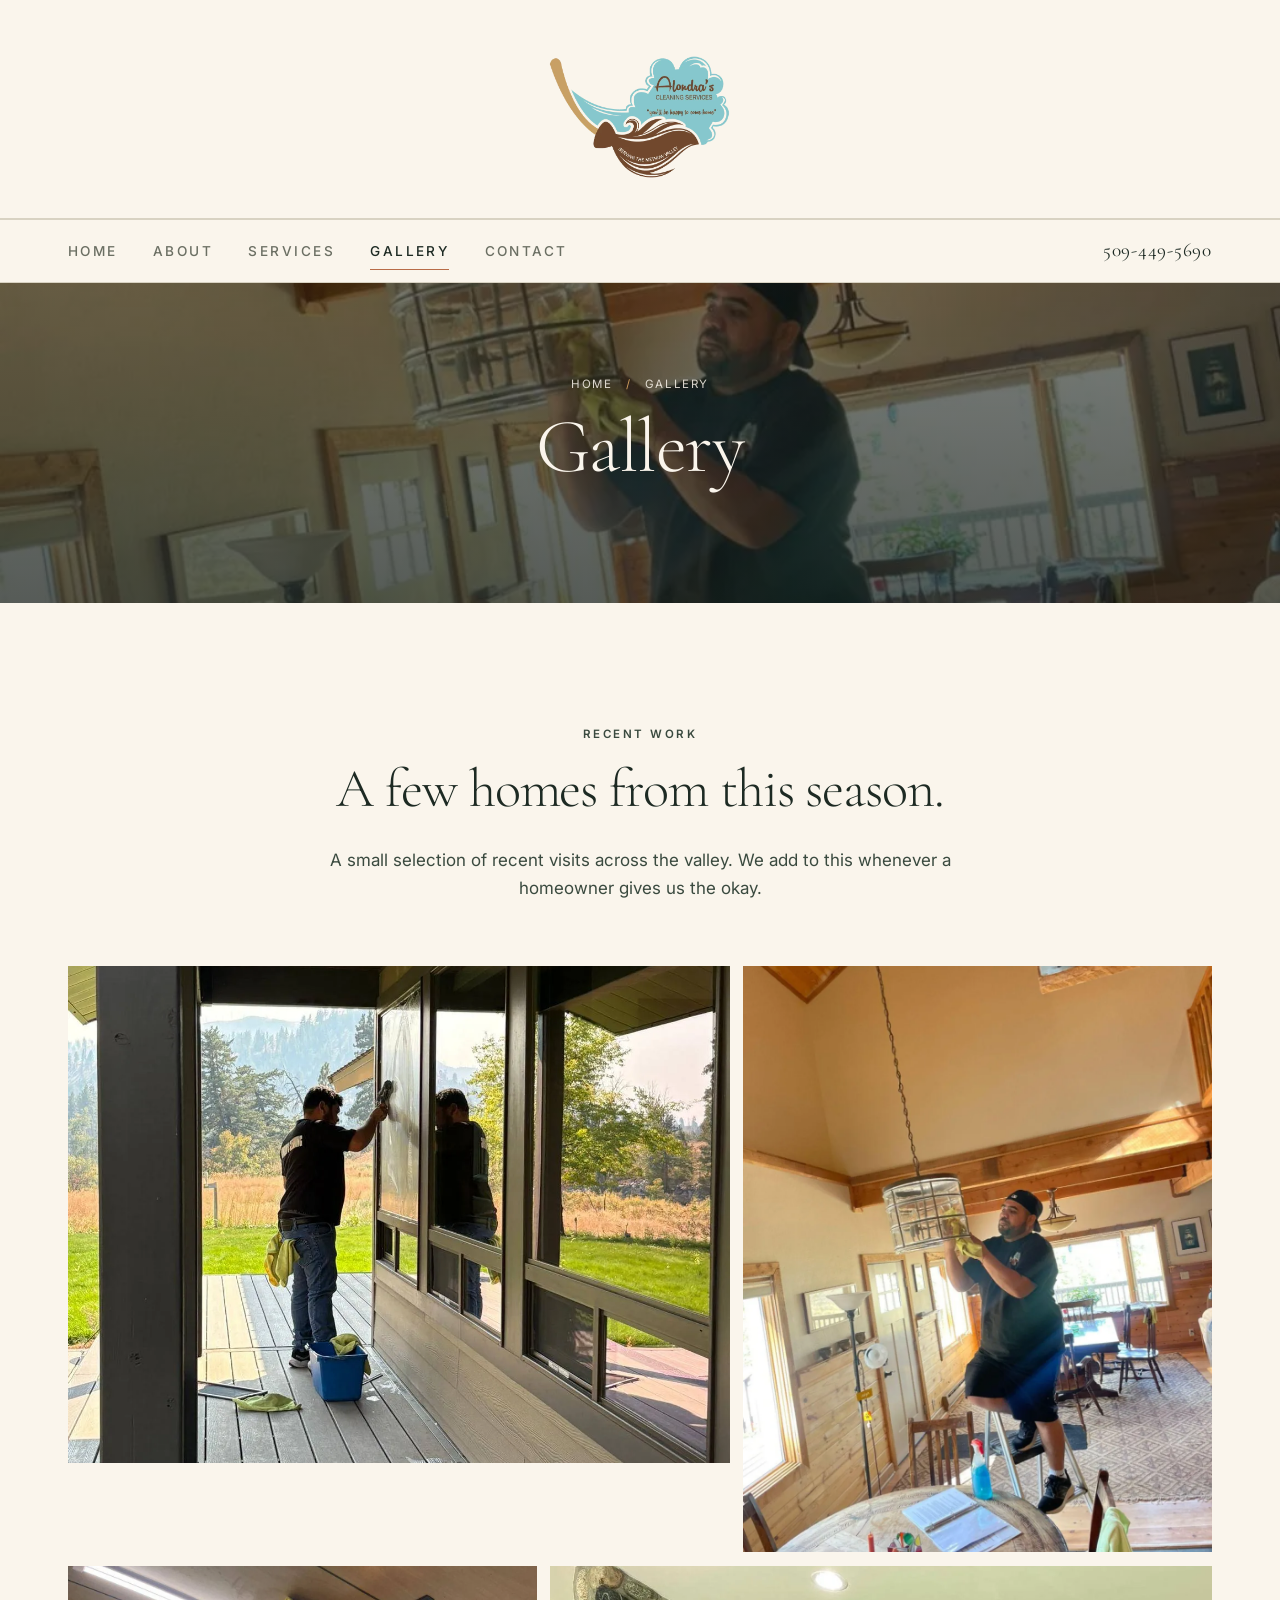
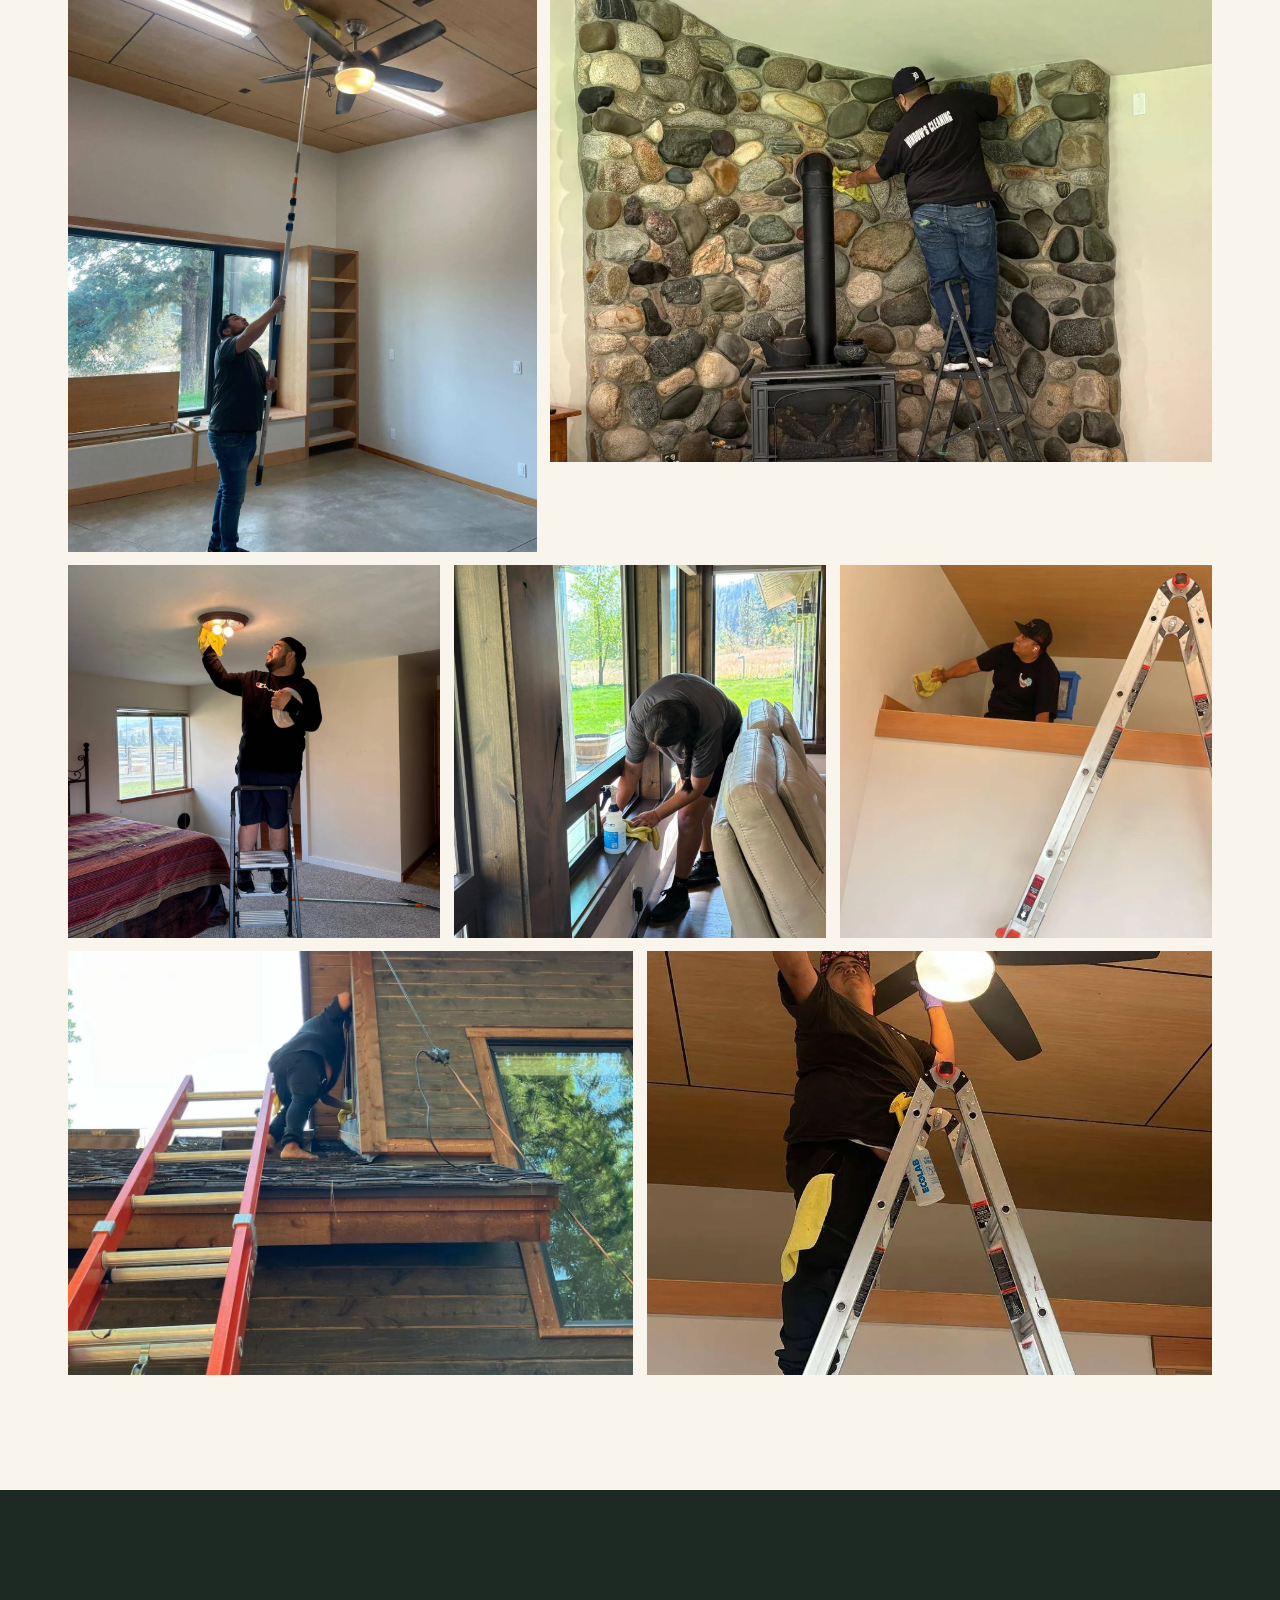
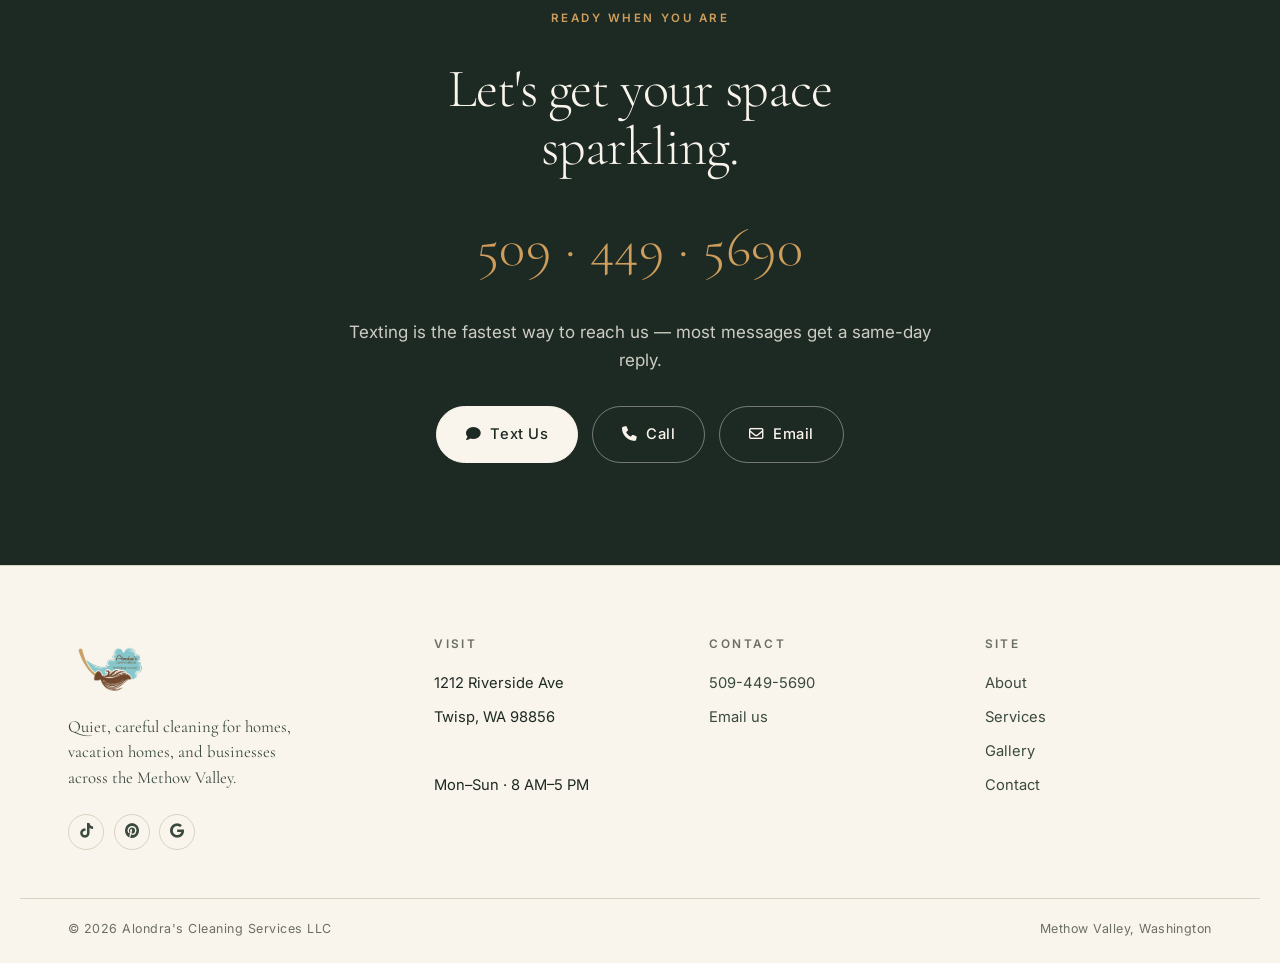
<file: public/gallery.html>
<!doctype html>
<html lang="en">
<head>
  <meta charset="utf-8" />
  <meta name="viewport" content="width=device-width, initial-scale=1" />
  <title>Gallery — Alondra's Cleaning Services LLC</title>
  <meta name="description" content="A look at recent cleaning projects in the Methow Valley." />
  <link rel="icon" type="image/webp" href="images/21016f-b03e5cfa-d159-422f-95df-f5fbe73e26fc_redesLogo.webp" />
  <link rel="preconnect" href="https://fonts.googleapis.com" />
  <link rel="preconnect" href="https://fonts.gstatic.com" crossorigin />
  <link href="https://fonts.googleapis.com/css2?family=Cormorant+Garamond:ital,wght@0,300;0,400;0,500;0,600;0,700;1,300;1,400;1,500;1,600&family=Inter:wght@400;500;600;700&display=swap" rel="stylesheet" />
  <link rel="stylesheet" href="https://cdnjs.cloudflare.com/ajax/libs/font-awesome/6.5.1/css/all.min.css" />
  <link rel="stylesheet" href="styles.css" />
</head>
<body>


<header class="site-header">
  <div class="container">
    <a class="brand" href="index.html" aria-label="Alondra's Cleaning Services LLC">
      <img src="images/a21b0e-b03e5cfa-d159-422f-95df-f5fbe73e26fc_normalLogo.webp" alt="Alondra's Cleaning Services LLC" />
    </a>
    <button class="nav-toggle" id="navToggle" aria-controls="primaryNav" aria-expanded="false">Menu</button>
  </div>
</header>
<nav class="primary-nav" id="primaryNav">
  <div class="container">
    <div class="nav-links">
      <a href="index.html">Home</a>
      <a href="about.html">About</a>
      <a href="services.html">Services</a>
      <a href="gallery.html" class="active">Gallery</a>
      <a href="contact.html">Contact</a>
    </div>
    <a class="phone-primary" href="tel:+15094495690">509-449-5690</a>
  </div>
</nav>

<section class="page-hero" style="background-image: url('images/acee2a-asset.webp');">
  <div class="container">
    <p class="crumb"><a href="index.html">Home</a> <span class="sep">/</span> Gallery</p>
    <h1>Gallery</h1>
  </div>
</section>

<section>
  <div class="container">
    <div class="section-intro">
      <p class="eyebrow">Recent work</p>
      <h2>A few homes from this season.</h2>
      <p>A small selection of recent visits across the valley. We add to this whenever a homeowner gives us the okay.</p>
    </div>
    <div class="gallery-grid">
      <figure class="g-1"><img src="images/3f1818-asset.webp" alt="Recent project" loading="lazy" /></figure>
      <figure class="g-2"><img src="images/acee2a-asset.webp" alt="Recent project" loading="lazy" /></figure>
      <figure class="g-3"><img src="images/45f430-asset.webp" alt="Recent project" loading="lazy" /></figure>
      <figure class="g-4"><img src="images/51b20b-asset.webp" alt="Recent project" loading="lazy" /></figure>
      <figure class="g-5"><img src="images/bed2b4-asset.webp" alt="Recent project" loading="lazy" /></figure>
      <figure class="g-6"><img src="images/7c791a-asset.webp" alt="Recent project" loading="lazy" /></figure>
      <figure class="g-7"><img src="images/97e7e7-asset.webp" alt="Recent project" loading="lazy" /></figure>
      <figure class="g-8"><img src="images/051504-asset.webp" alt="Recent project" loading="lazy" /></figure>
      <figure class="g-9"><img src="images/1634e2-asset.webp" alt="Recent project" loading="lazy" /></figure>
    </div>
  </div>
</section>


<section class="cta-band">
  <div class="container">
    <p class="eyebrow" style="color:var(--tan);">Ready when you are</p>
    <h2>Let's get your space sparkling.</h2>
    <a class="phone-large" href="tel:+15094495690">509 · 449 · 5690</a>
    <p>Texting is the fastest way to reach us — most messages get a same-day reply.</p>
    <div style="display:flex; gap:0.85rem; justify-content:center; flex-wrap:wrap;">
      <a class="btn btn-light" href="sms:+15094495690"><i class="fa-solid fa-comment"></i> Text Us</a>
      <a class="btn" style="background:transparent; color:var(--cream); border-color:rgba(250,245,236,0.4);" href="tel:+15094495690"><i class="fa-solid fa-phone"></i> Call</a>
      <a class="btn" style="background:transparent; color:var(--cream); border-color:rgba(250,245,236,0.4);" href="contact.html"><i class="fa-regular fa-envelope"></i> Email</a>
    </div>
  </div>
</section>

<footer class="site-footer">
  <div class="container footer-top">
    <div class="footer-brand">
      <img src="images/a21b0e-b03e5cfa-d159-422f-95df-f5fbe73e26fc_normalLogo.webp" alt="" />
      <p>Quiet, careful cleaning for homes, vacation homes, and businesses across the Methow Valley.</p>
      <div class="socials">
        <a href="https://www.tiktok.com/@alondras.cleaning1" aria-label="TikTok"><i class="fa-brands fa-tiktok"></i></a>
        <a href="https://www.pinterest.com/alondrascleaningllc/" aria-label="Pinterest"><i class="fa-brands fa-pinterest"></i></a>
        <a href="https://g.page/r/CdIszSM9pV25EBM/review" aria-label="Google"><i class="fa-brands fa-google"></i></a>
      </div>
    </div>
    <div>
      <h4>Visit</h4>
      <ul>
        <li>1212 Riverside Ave</li>
        <li>Twisp, WA 98856</li>
        <li>&nbsp;</li>
        <li>Mon–Sun · 8 AM–5 PM</li>
      </ul>
    </div>
    <div>
      <h4>Contact</h4>
      <ul>
        <li><a href="tel:+15094495690">509-449-5690</a></li>
        <li><a href="mailto:alondrascleaningservicesllc@gmail.com">Email us</a></li>
      </ul>
    </div>
    <div>
      <h4>Site</h4>
      <ul>
        <li><a href="about.html">About</a></li>
        <li><a href="services.html">Services</a></li>
        <li><a href="gallery.html">Gallery</a></li>
        <li><a href="contact.html">Contact</a></li>
      </ul>
    </div>
  </div>
  <div class="container footer-bottom">
    <span>© <span id="yr"></span> Alondra's Cleaning Services LLC</span>
    <span>Methow Valley, Washington</span>
  </div>
</footer>
<script src="script.js"></script>
</body>
</html>
</file>
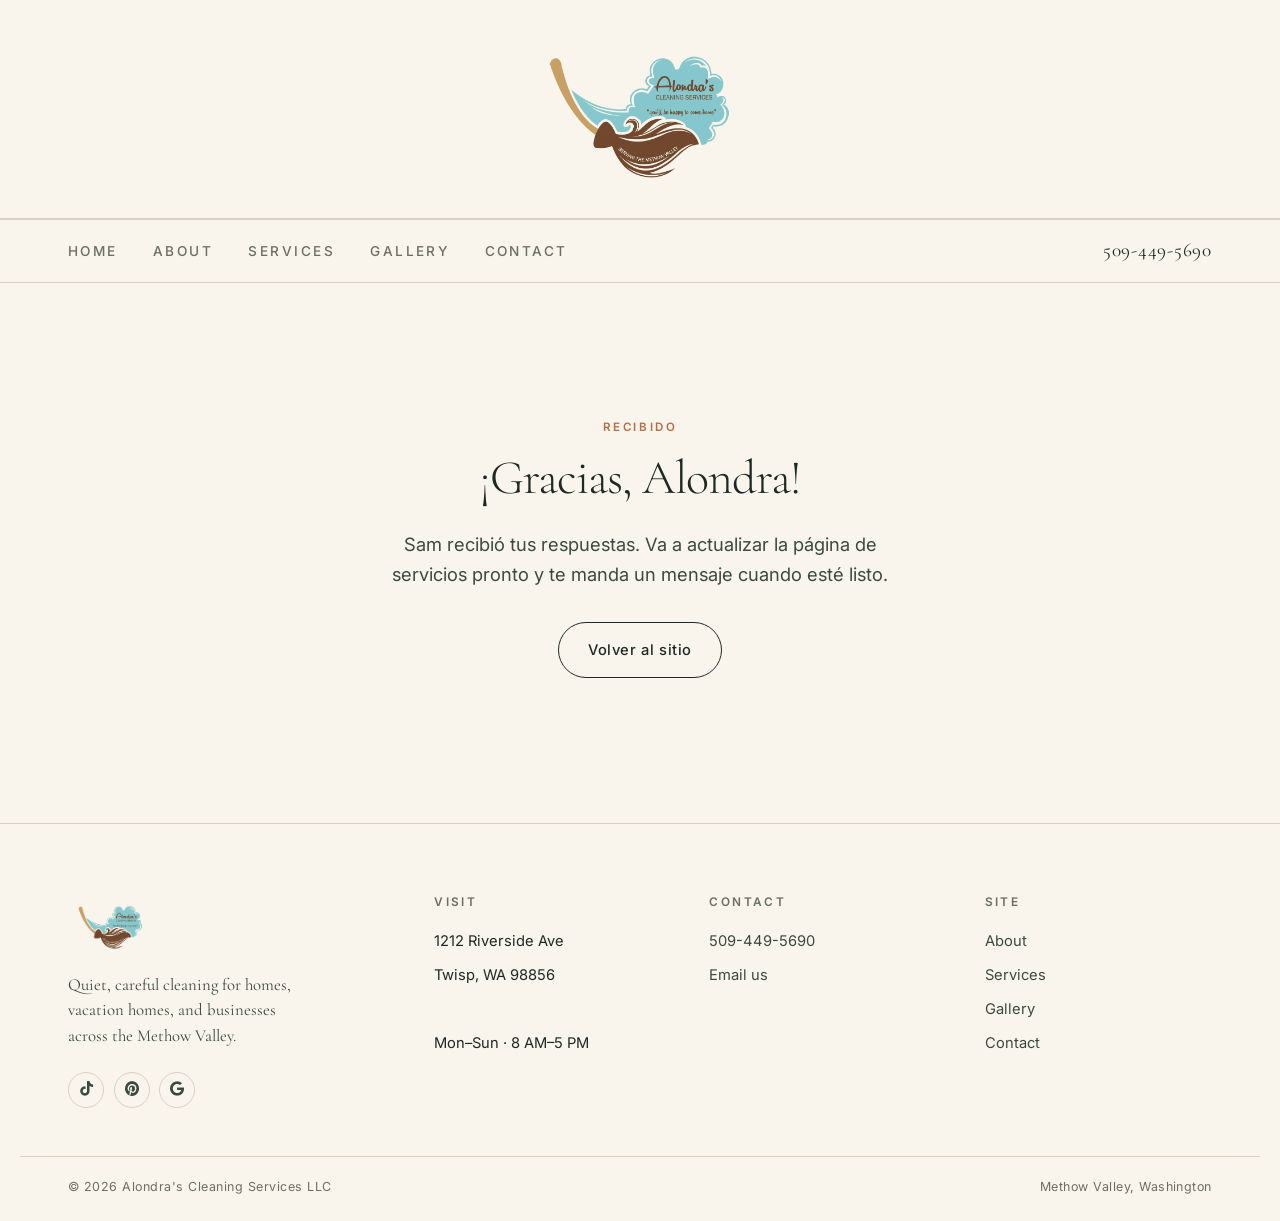
<file: public/para-alondra-gracias.html>
<!doctype html>
<html lang="en">
<head>
  <meta charset="utf-8" />
  <meta name="viewport" content="width=device-width, initial-scale=1" />
  <title>¡Gracias, Alondra!</title>
  <meta name="description" content="Respuestas recibidas." />
  <link rel="icon" type="image/webp" href="images/21016f-b03e5cfa-d159-422f-95df-f5fbe73e26fc_redesLogo.webp" />
  <link rel="preconnect" href="https://fonts.googleapis.com" />
  <link rel="preconnect" href="https://fonts.gstatic.com" crossorigin />
  <link href="https://fonts.googleapis.com/css2?family=Cormorant+Garamond:ital,wght@0,300;0,400;0,500;0,600;0,700;1,300;1,400;1,500;1,600&family=Inter:wght@400;500;600;700&display=swap" rel="stylesheet" />
  <link rel="stylesheet" href="https://cdnjs.cloudflare.com/ajax/libs/font-awesome/6.5.1/css/all.min.css" />
  <link rel="stylesheet" href="styles.css" />
</head>
<body>
<meta name="robots" content="noindex,nofollow" />

<header class="site-header">
  <div class="container">
    <a class="brand" href="index.html" aria-label="Alondra's Cleaning Services LLC">
      <img src="images/a21b0e-b03e5cfa-d159-422f-95df-f5fbe73e26fc_normalLogo.webp" alt="Alondra's Cleaning Services LLC" />
    </a>
    <button class="nav-toggle" id="navToggle" aria-controls="primaryNav" aria-expanded="false">Menu</button>
  </div>
</header>
<nav class="primary-nav" id="primaryNav">
  <div class="container">
    <div class="nav-links">
      <a href="index.html">Home</a>
      <a href="about.html">About</a>
      <a href="services.html">Services</a>
      <a href="gallery.html">Gallery</a>
      <a href="contact.html">Contact</a>
    </div>
    <a class="phone-primary" href="tel:+15094495690">509-449-5690</a>
  </div>
</nav>

<section style="padding: clamp(5rem, 10vw, 8rem) 0; text-align: center;">
  <div class="container" style="max-width: 600px;">
    <p class="eyebrow">Recibido</p>
    <h1 style="font-size: clamp(2rem, 4vw, 3rem);">¡Gracias, Alondra!</h1>
    <p style="font-size: 1.15rem;">Sam recibió tus respuestas. Va a actualizar la página de servicios pronto y te manda un mensaje cuando esté listo.</p>
    <p style="margin-top: 2rem;"><a class="btn btn-outline" href="/">Volver al sitio</a></p>
  </div>
</section>


<footer class="site-footer">
  <div class="container footer-top">
    <div class="footer-brand">
      <img src="images/a21b0e-b03e5cfa-d159-422f-95df-f5fbe73e26fc_normalLogo.webp" alt="" />
      <p>Quiet, careful cleaning for homes, vacation homes, and businesses across the Methow Valley.</p>
      <div class="socials">
        <a href="https://www.tiktok.com/@alondras.cleaning1" aria-label="TikTok"><i class="fa-brands fa-tiktok"></i></a>
        <a href="https://www.pinterest.com/alondrascleaningllc/" aria-label="Pinterest"><i class="fa-brands fa-pinterest"></i></a>
        <a href="https://g.page/r/CdIszSM9pV25EBM/review" aria-label="Google"><i class="fa-brands fa-google"></i></a>
      </div>
    </div>
    <div>
      <h4>Visit</h4>
      <ul>
        <li>1212 Riverside Ave</li>
        <li>Twisp, WA 98856</li>
        <li>&nbsp;</li>
        <li>Mon–Sun · 8 AM–5 PM</li>
      </ul>
    </div>
    <div>
      <h4>Contact</h4>
      <ul>
        <li><a href="tel:+15094495690">509-449-5690</a></li>
        <li><a href="mailto:alondrascleaningservicesllc@gmail.com">Email us</a></li>
      </ul>
    </div>
    <div>
      <h4>Site</h4>
      <ul>
        <li><a href="about.html">About</a></li>
        <li><a href="services.html">Services</a></li>
        <li><a href="gallery.html">Gallery</a></li>
        <li><a href="contact.html">Contact</a></li>
      </ul>
    </div>
  </div>
  <div class="container footer-bottom">
    <span>© <span id="yr"></span> Alondra's Cleaning Services LLC</span>
    <span>Methow Valley, Washington</span>
  </div>
</footer>
<script src="script.js"></script>
</body>
</html>
</file>
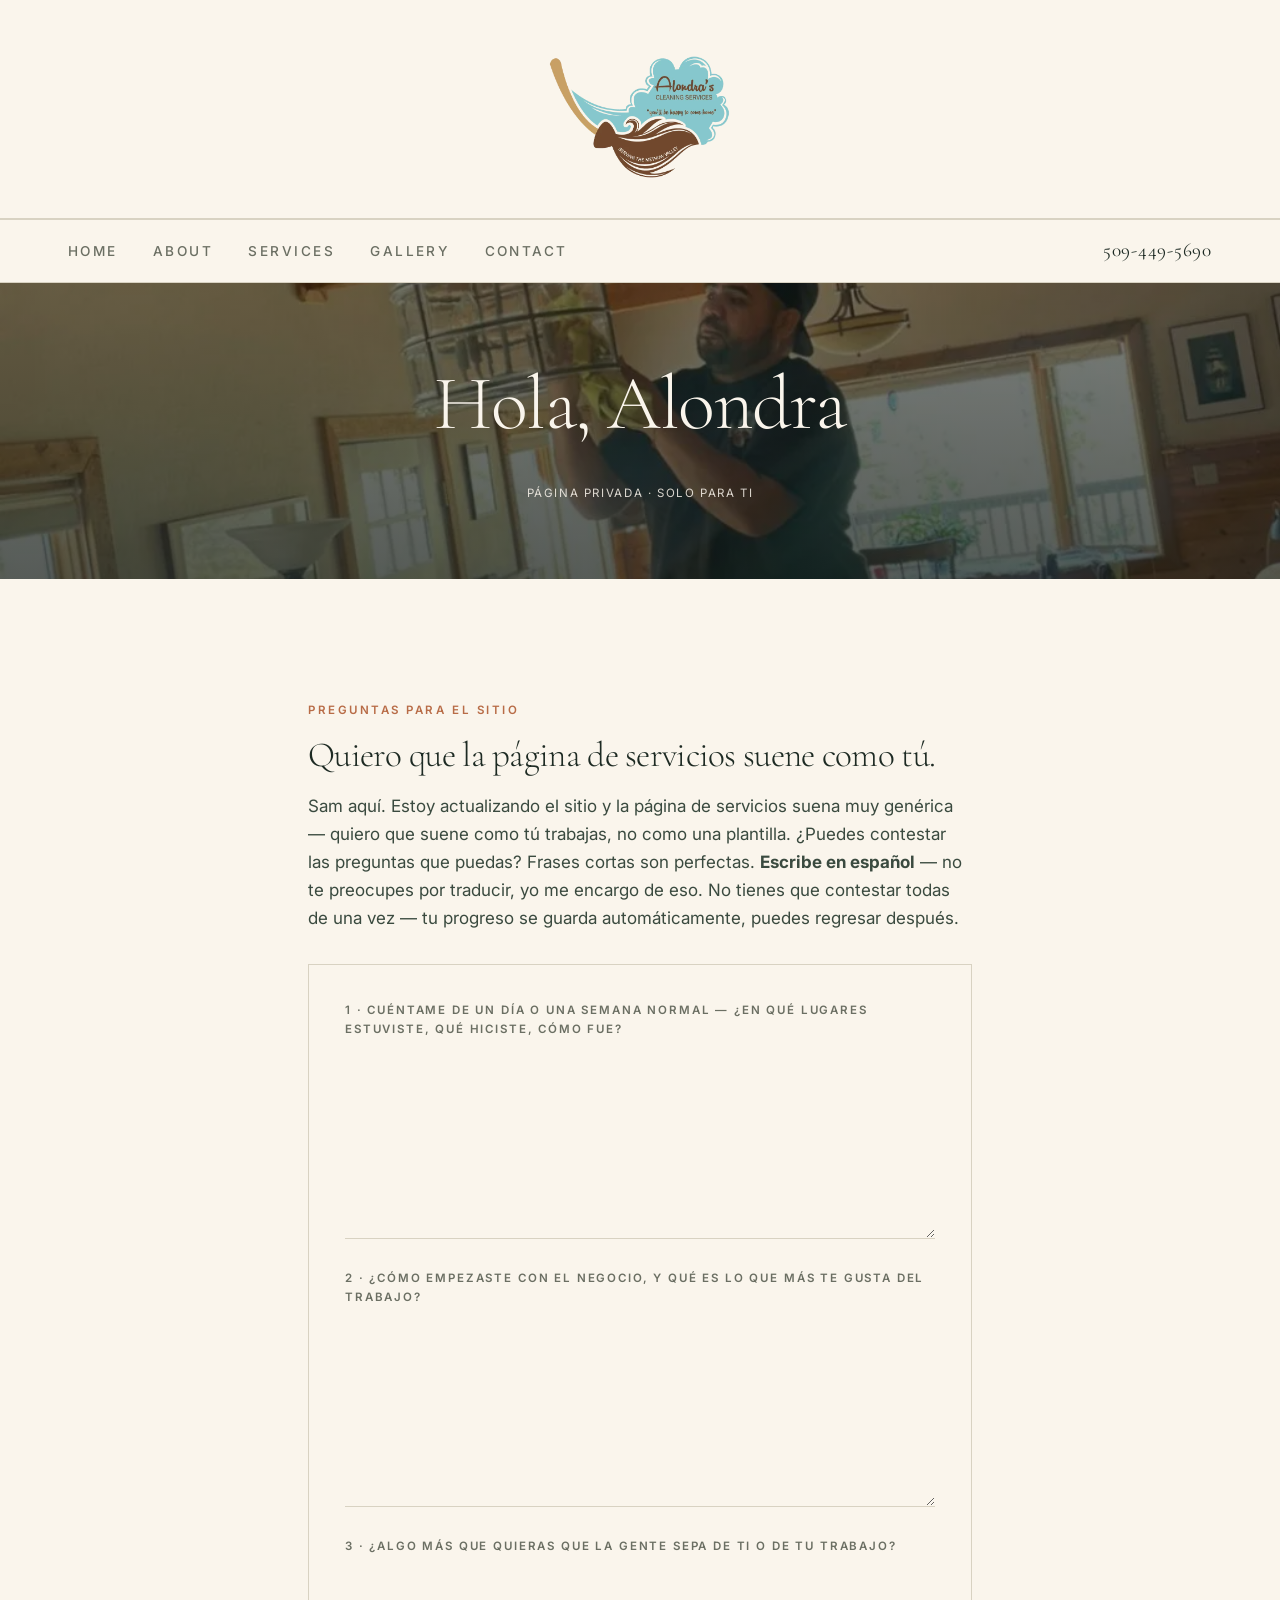
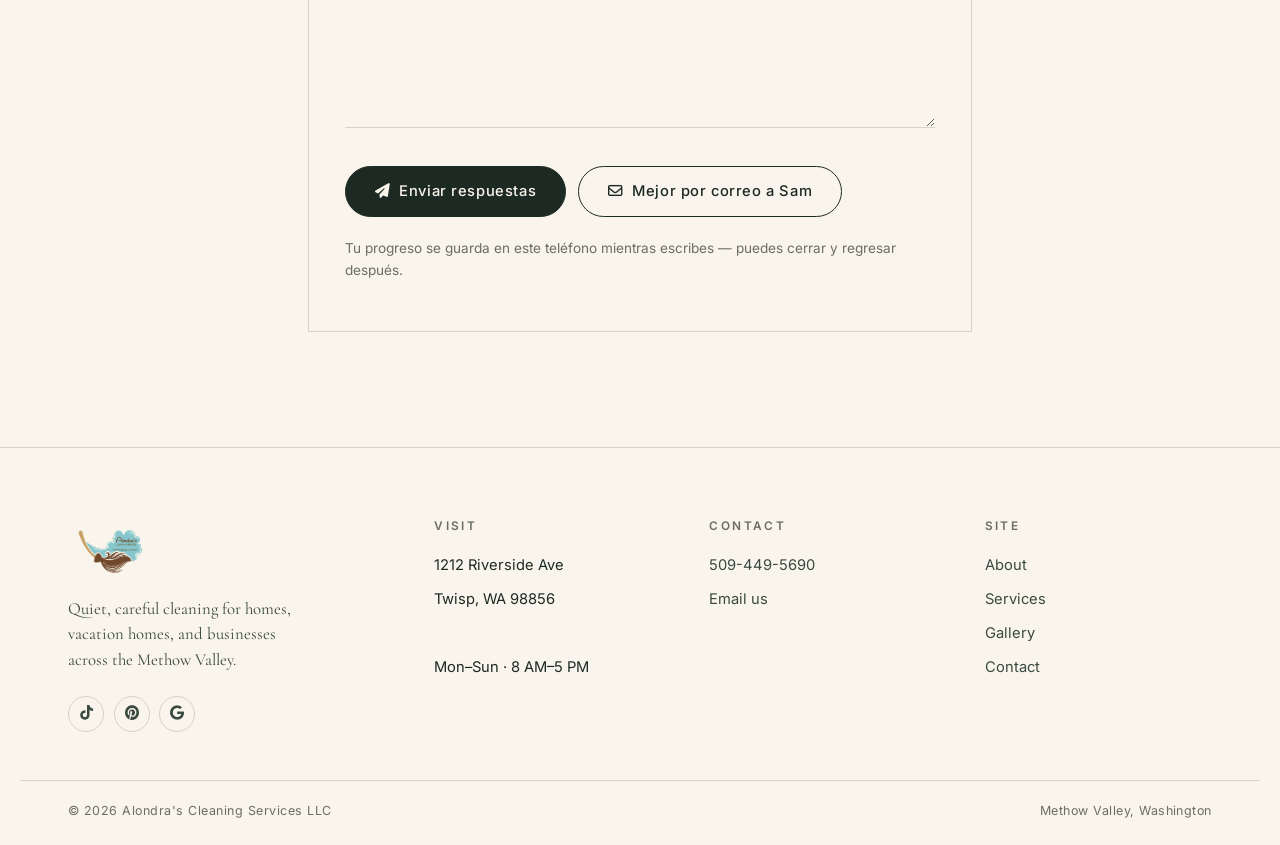
<file: public/para-alondra.html>
<!doctype html>
<html lang="en">
<head>
  <meta charset="utf-8" />
  <meta name="viewport" content="width=device-width, initial-scale=1" />
  <title>Para Alondra — preguntas para el sitio web</title>
  <meta name="description" content="Página privada para que Alondra conteste preguntas sobre sus servicios." />
  <link rel="icon" type="image/webp" href="images/21016f-b03e5cfa-d159-422f-95df-f5fbe73e26fc_redesLogo.webp" />
  <link rel="preconnect" href="https://fonts.googleapis.com" />
  <link rel="preconnect" href="https://fonts.gstatic.com" crossorigin />
  <link href="https://fonts.googleapis.com/css2?family=Cormorant+Garamond:ital,wght@0,300;0,400;0,500;0,600;0,700;1,300;1,400;1,500;1,600&family=Inter:wght@400;500;600;700&display=swap" rel="stylesheet" />
  <link rel="stylesheet" href="https://cdnjs.cloudflare.com/ajax/libs/font-awesome/6.5.1/css/all.min.css" />
  <link rel="stylesheet" href="styles.css" />
</head>
<body>
<meta name="robots" content="noindex,nofollow" />

<header class="site-header">
  <div class="container">
    <a class="brand" href="index.html" aria-label="Alondra's Cleaning Services LLC">
      <img src="images/a21b0e-b03e5cfa-d159-422f-95df-f5fbe73e26fc_normalLogo.webp" alt="Alondra's Cleaning Services LLC" />
    </a>
    <button class="nav-toggle" id="navToggle" aria-controls="primaryNav" aria-expanded="false">Menu</button>
  </div>
</header>
<nav class="primary-nav" id="primaryNav">
  <div class="container">
    <div class="nav-links">
      <a href="index.html">Home</a>
      <a href="about.html">About</a>
      <a href="services.html">Services</a>
      <a href="gallery.html">Gallery</a>
      <a href="contact.html">Contact</a>
    </div>
    <a class="phone-primary" href="tel:+15094495690">509-449-5690</a>
  </div>
</nav>

<section class="page-hero" style="background-image: url('images/acee2a-asset.webp'); min-height: 240px;">
  <div class="container">
    <h1>Hola, Alondra</h1>
    <p class="crumb">Página privada · solo para ti</p>
  </div>
</section>

<section>
  <div class="container" style="max-width: 760px;">
    <p class="eyebrow">Preguntas para el sitio</p>
    <h2 style="font-size: clamp(1.6rem, 3vw, 2.2rem);">Quiero que la página de servicios suene como tú.</h2>
    <p>Sam aquí. Estoy actualizando el sitio y la página de servicios suena muy genérica — quiero que suene como tú trabajas, no como una plantilla. ¿Puedes contestar las preguntas que puedas? Frases cortas son perfectas. <strong>Escribe en español</strong> — no te preocupes por traducir, yo me encargo de eso. No tienes que contestar todas de una vez — tu progreso se guarda automáticamente, puedes regresar después.</p>

    <form class="contact-form" style="margin-top: 2rem;"
          action="https://formsubmit.co/samkheller@gmail.com"
          method="POST">
      <input type="hidden" name="_subject" value="Respuestas de Alondra — sitio web" />
      <input type="hidden" name="_cc" value="alondrascleaningservicesllc@gmail.com" />
      <input type="hidden" name="_next" value="https://alondrascleaning.com/para-alondra-gracias" />
      <input type="hidden" name="_captcha" value="false" />
      <input type="hidden" name="_template" value="box" />

      <label for="q_semana" style="margin-top: 0;">1 · Cuéntame de un día o una semana normal — ¿en qué lugares estuviste, qué hiciste, cómo fue?</label>
      <textarea id="q_semana" name="q_semana" rows="6"></textarea>

      <label for="q_empezaste">2 · ¿Cómo empezaste con el negocio, y qué es lo que más te gusta del trabajo?</label>
      <textarea id="q_empezaste" name="q_empezaste" rows="6"></textarea>

      <label for="q_otra">3 · ¿Algo más que quieras que la gente sepa de ti o de tu trabajo?</label>
      <textarea id="q_otra" name="q_otra" rows="5"></textarea>

      <div style="display:flex; gap:0.75rem; flex-wrap:wrap; align-items:center; margin-top: 0.5rem;">
        <button type="submit" class="btn btn-ink"><i class="fa-solid fa-paper-plane"></i> Enviar respuestas</button>
        <button type="button" class="btn btn-outline" onclick="emailToSam(this.form)"><i class="fa-regular fa-envelope"></i> Mejor por correo a Sam</button>
        <span class="save-status" style="font-size:0.82rem; color:var(--muted); font-style:italic;"></span>
      </div>
      <p style="margin-top: 1.25rem; font-size: 0.85rem; color: var(--muted);">Tu progreso se guarda en este teléfono mientras escribes — puedes cerrar y regresar después.</p>
    </form>
  </div>
</section>


<footer class="site-footer">
  <div class="container footer-top">
    <div class="footer-brand">
      <img src="images/a21b0e-b03e5cfa-d159-422f-95df-f5fbe73e26fc_normalLogo.webp" alt="" />
      <p>Quiet, careful cleaning for homes, vacation homes, and businesses across the Methow Valley.</p>
      <div class="socials">
        <a href="https://www.tiktok.com/@alondras.cleaning1" aria-label="TikTok"><i class="fa-brands fa-tiktok"></i></a>
        <a href="https://www.pinterest.com/alondrascleaningllc/" aria-label="Pinterest"><i class="fa-brands fa-pinterest"></i></a>
        <a href="https://g.page/r/CdIszSM9pV25EBM/review" aria-label="Google"><i class="fa-brands fa-google"></i></a>
      </div>
    </div>
    <div>
      <h4>Visit</h4>
      <ul>
        <li>1212 Riverside Ave</li>
        <li>Twisp, WA 98856</li>
        <li>&nbsp;</li>
        <li>Mon–Sun · 8 AM–5 PM</li>
      </ul>
    </div>
    <div>
      <h4>Contact</h4>
      <ul>
        <li><a href="tel:+15094495690">509-449-5690</a></li>
        <li><a href="mailto:alondrascleaningservicesllc@gmail.com">Email us</a></li>
      </ul>
    </div>
    <div>
      <h4>Site</h4>
      <ul>
        <li><a href="about.html">About</a></li>
        <li><a href="services.html">Services</a></li>
        <li><a href="gallery.html">Gallery</a></li>
        <li><a href="contact.html">Contact</a></li>
      </ul>
    </div>
  </div>
  <div class="container footer-bottom">
    <span>© <span id="yr"></span> Alondra's Cleaning Services LLC</span>
    <span>Methow Valley, Washington</span>
  </div>
</footer>
<script src="script.js"></script>
</body>
</html>
</file>
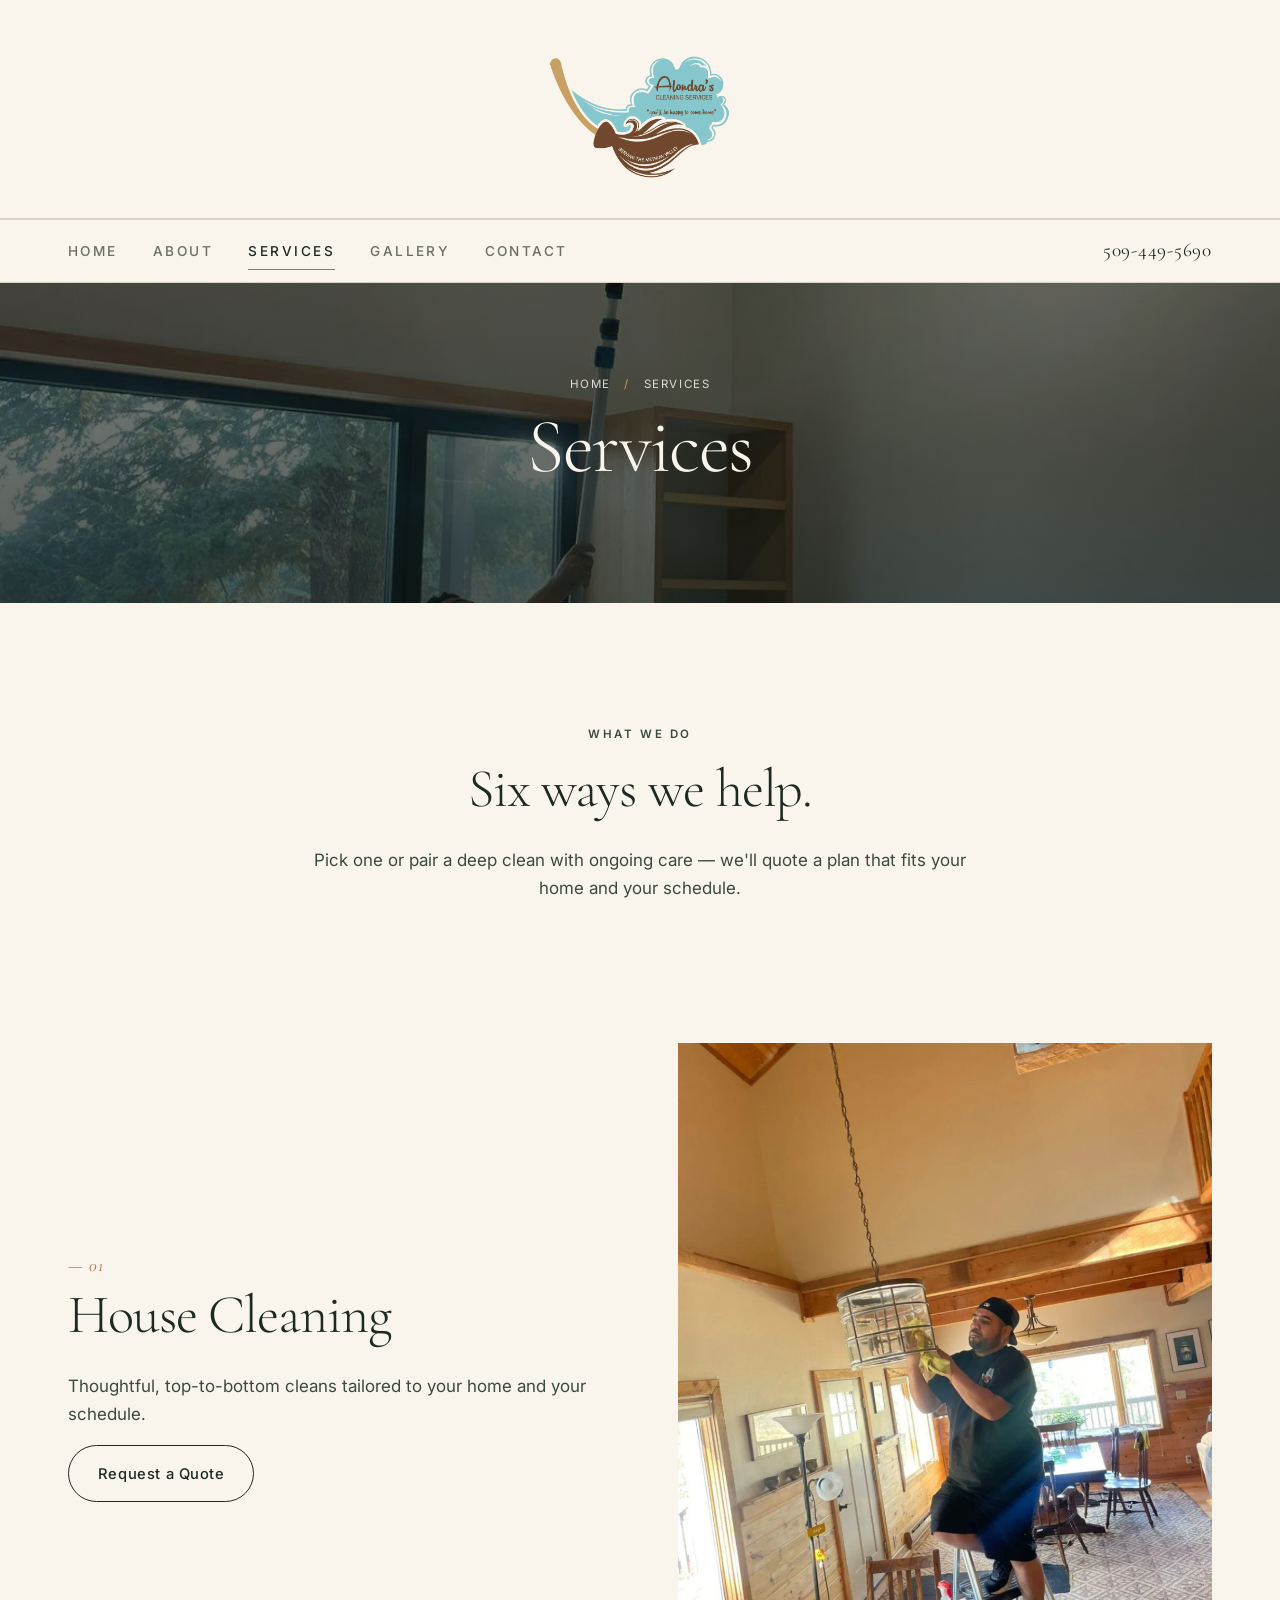
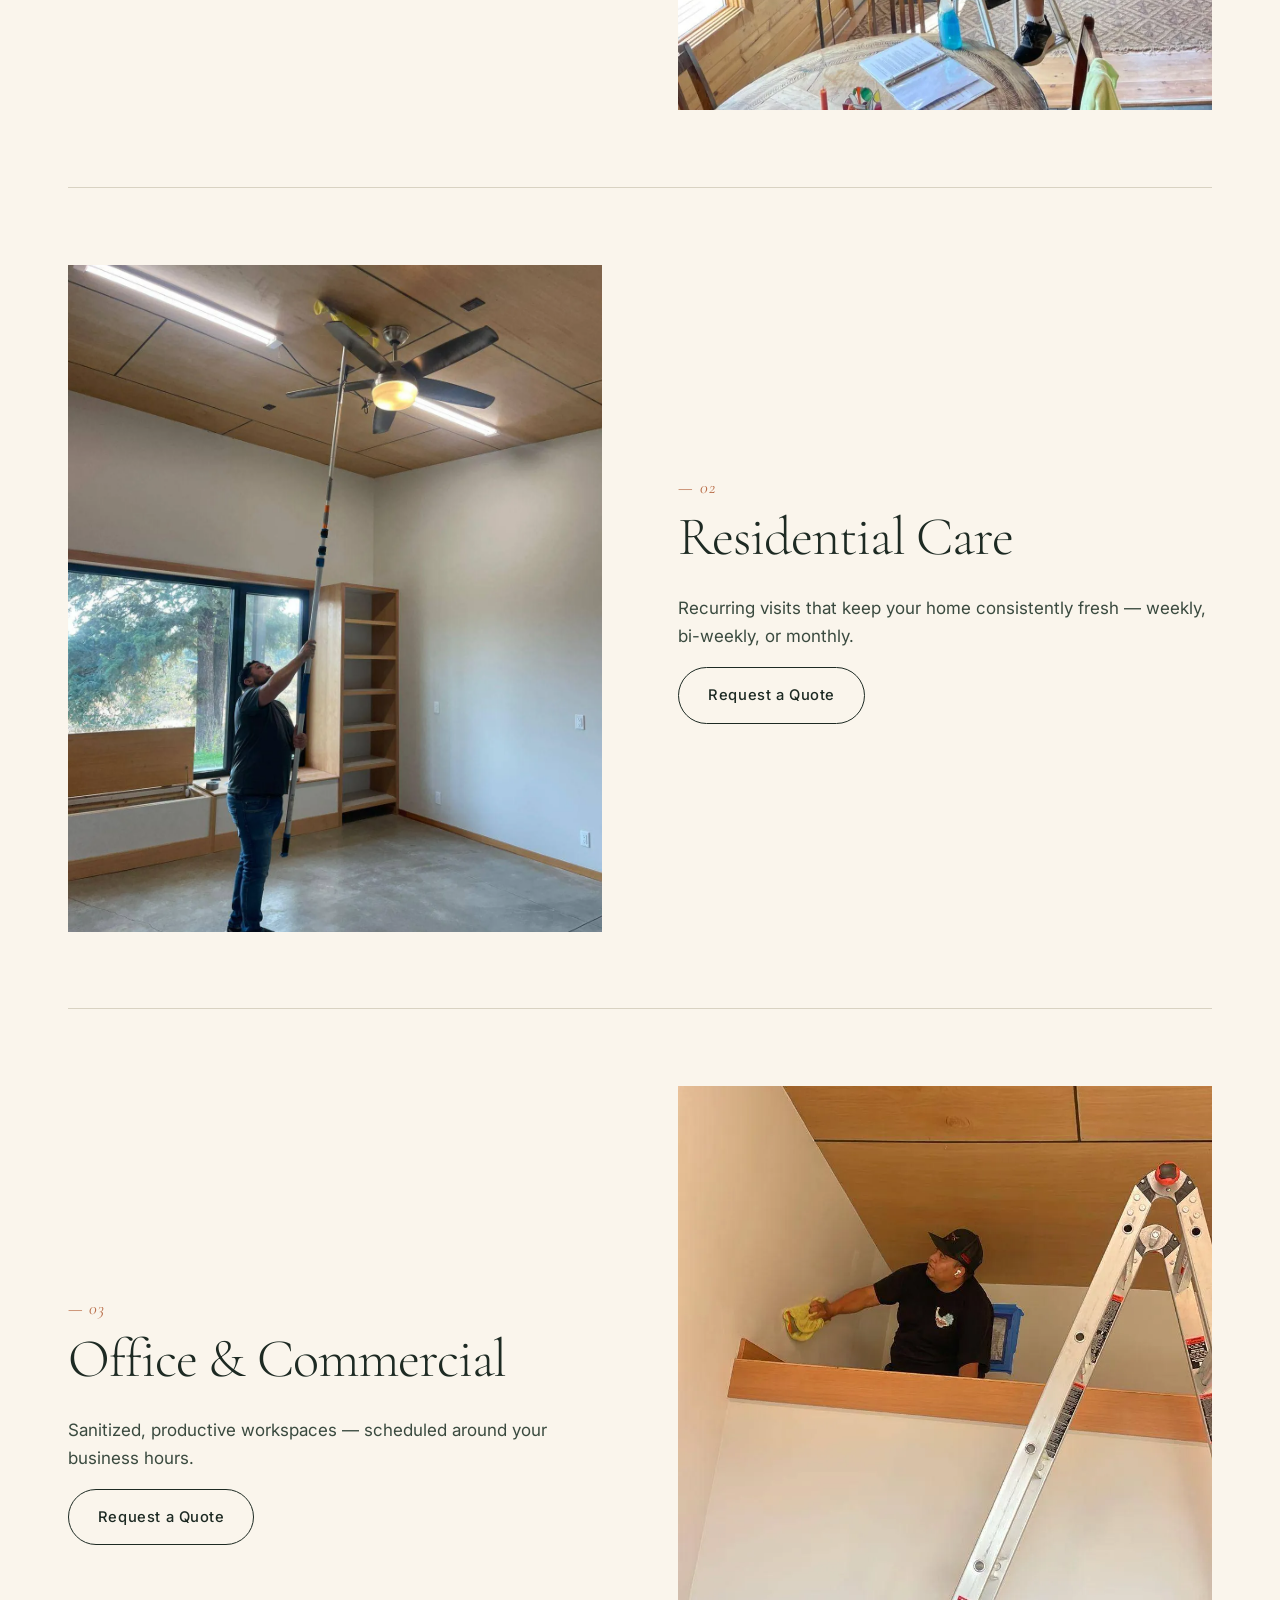
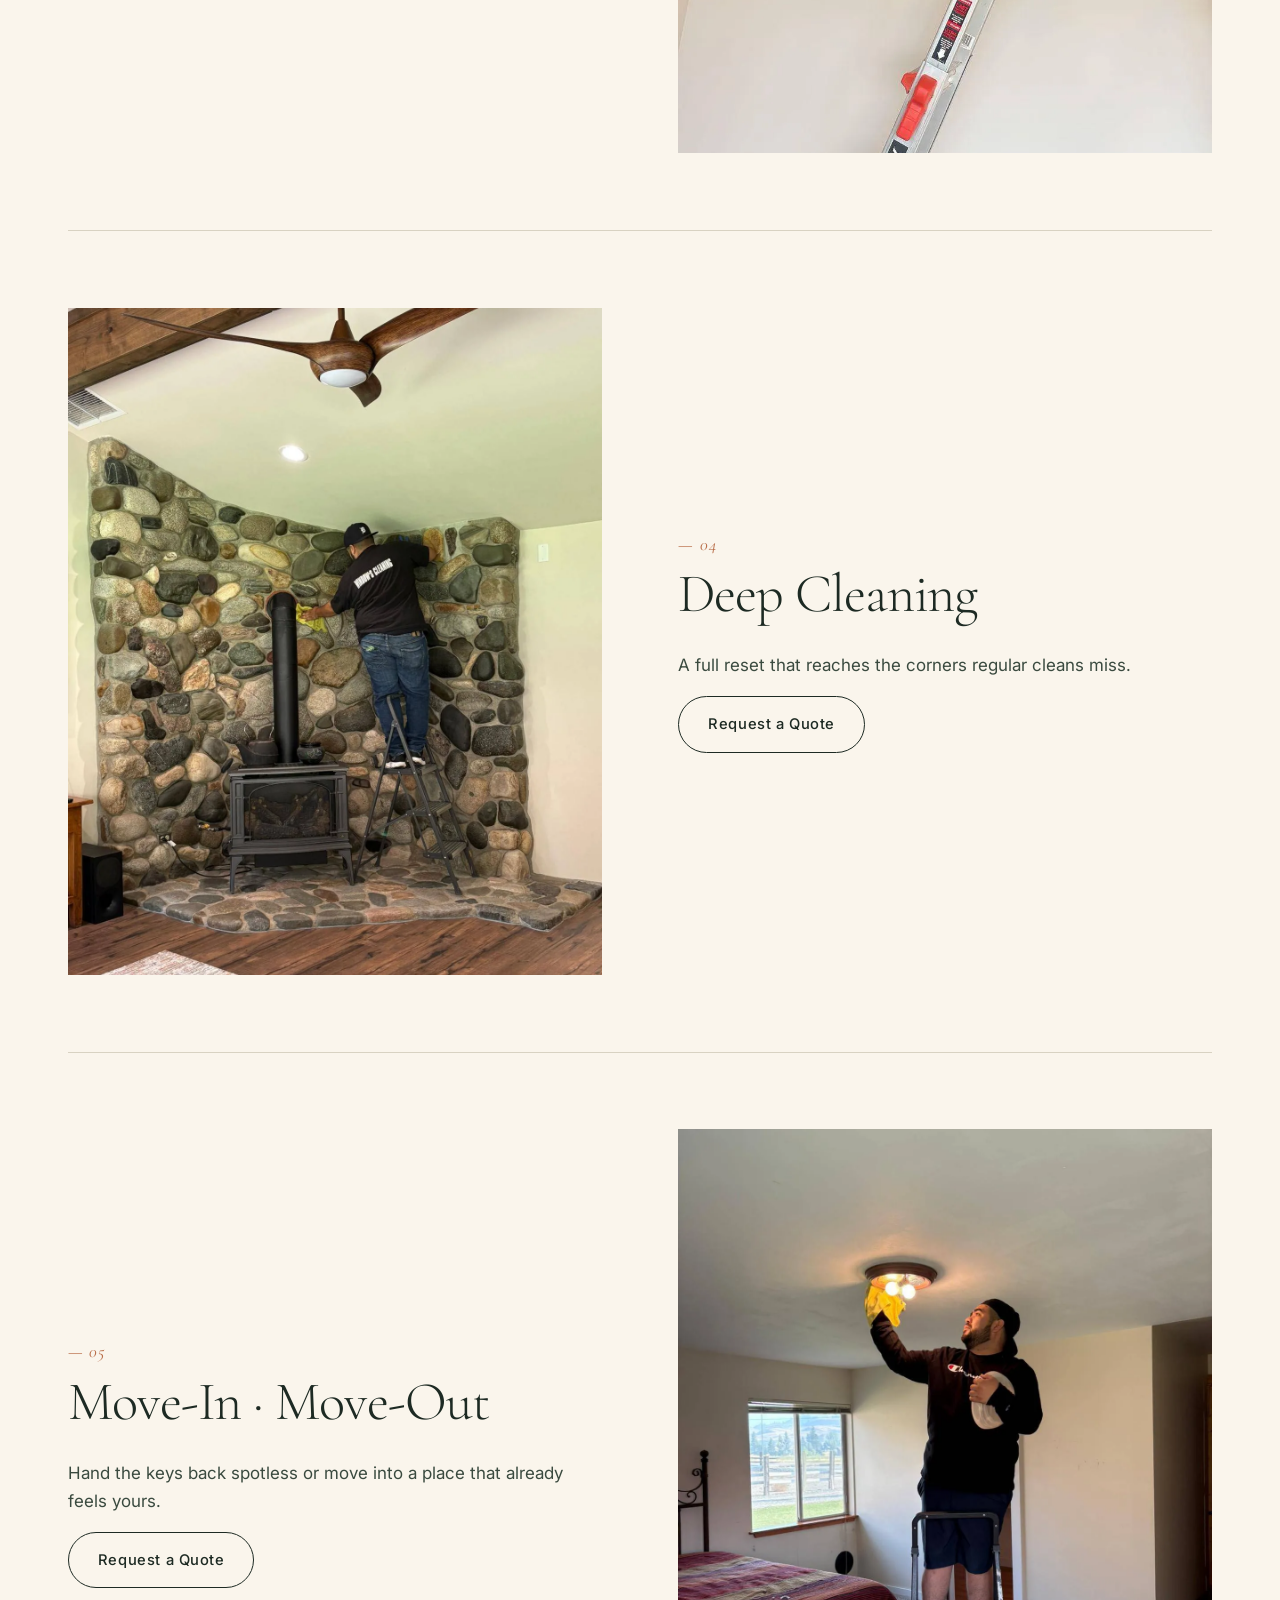
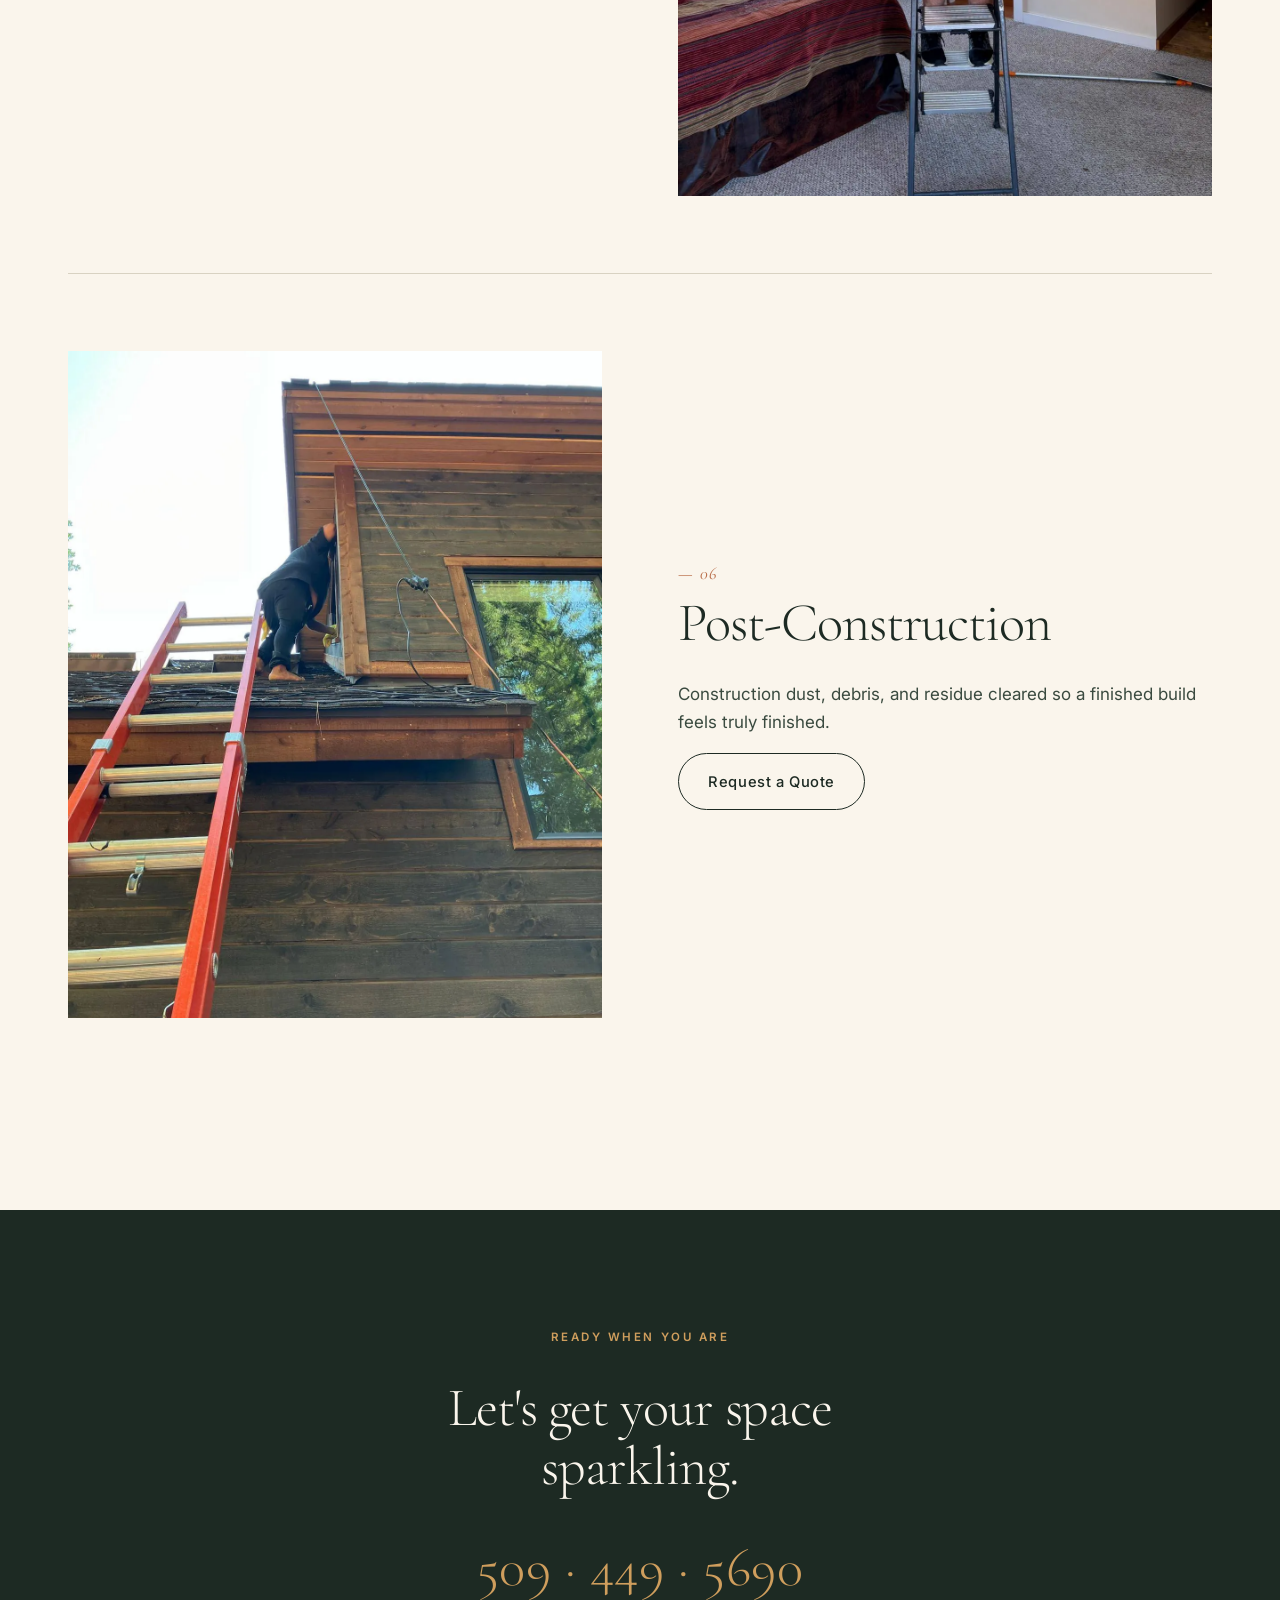
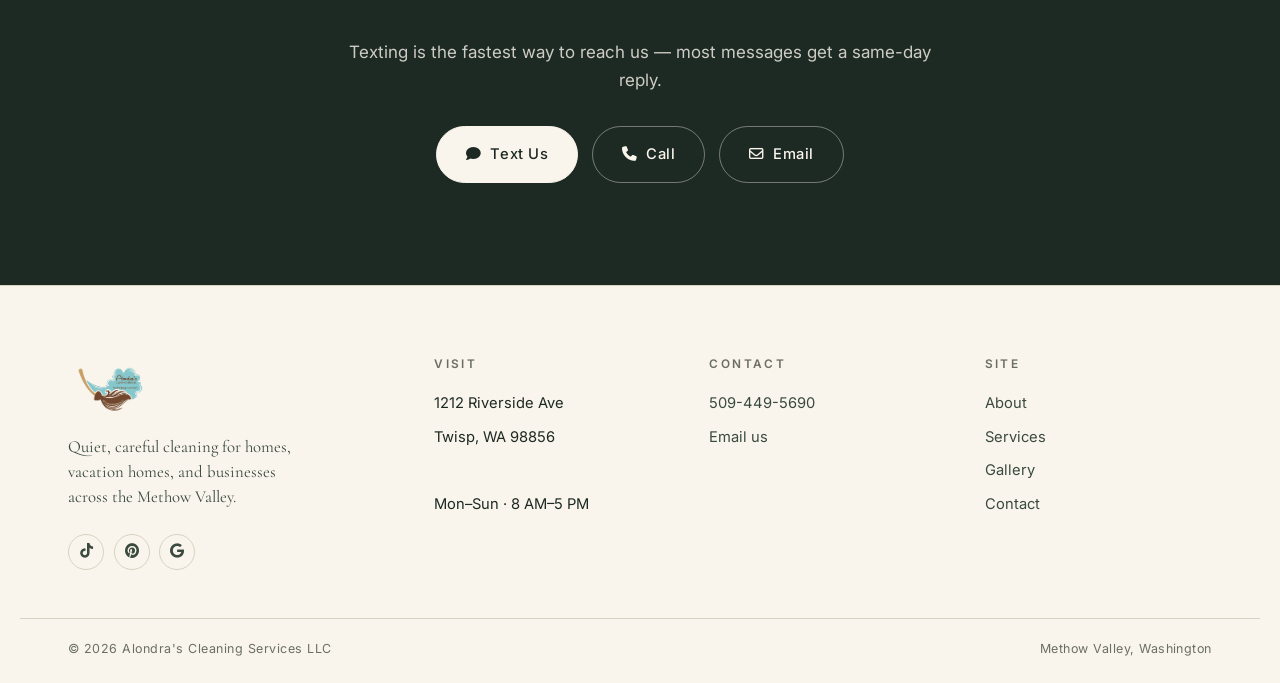
<file: public/services.html>
<!doctype html>
<html lang="en">
<head>
  <meta charset="utf-8" />
  <meta name="viewport" content="width=device-width, initial-scale=1" />
  <title>Services — Alondra's Cleaning Services LLC</title>
  <meta name="description" content="Residential, commercial, deep, move-in/out, and post-construction cleaning across the Methow Valley." />
  <link rel="icon" type="image/webp" href="images/21016f-b03e5cfa-d159-422f-95df-f5fbe73e26fc_redesLogo.webp" />
  <link rel="preconnect" href="https://fonts.googleapis.com" />
  <link rel="preconnect" href="https://fonts.gstatic.com" crossorigin />
  <link href="https://fonts.googleapis.com/css2?family=Cormorant+Garamond:ital,wght@0,300;0,400;0,500;0,600;0,700;1,300;1,400;1,500;1,600&family=Inter:wght@400;500;600;700&display=swap" rel="stylesheet" />
  <link rel="stylesheet" href="https://cdnjs.cloudflare.com/ajax/libs/font-awesome/6.5.1/css/all.min.css" />
  <link rel="stylesheet" href="styles.css" />
</head>
<body>


<header class="site-header">
  <div class="container">
    <a class="brand" href="index.html" aria-label="Alondra's Cleaning Services LLC">
      <img src="images/a21b0e-b03e5cfa-d159-422f-95df-f5fbe73e26fc_normalLogo.webp" alt="Alondra's Cleaning Services LLC" />
    </a>
    <button class="nav-toggle" id="navToggle" aria-controls="primaryNav" aria-expanded="false">Menu</button>
  </div>
</header>
<nav class="primary-nav" id="primaryNav">
  <div class="container">
    <div class="nav-links">
      <a href="index.html">Home</a>
      <a href="about.html">About</a>
      <a href="services.html" class="active">Services</a>
      <a href="gallery.html">Gallery</a>
      <a href="contact.html">Contact</a>
    </div>
    <a class="phone-primary" href="tel:+15094495690">509-449-5690</a>
  </div>
</nav>

<section class="page-hero" style="background-image: url('images/45f430-asset.webp');">
  <div class="container">
    <p class="crumb"><a href="index.html">Home</a> <span class="sep">/</span> Services</p>
    <h1>Services</h1>
  </div>
</section>

<section>
  <div class="container">
    <div class="section-intro">
      <p class="eyebrow">What we do</p>
      <h2>Six ways we help.</h2>
      <p>Pick one or pair a deep clean with ongoing care — we'll quote a plan that fits your home and your schedule.</p>
    </div>
  <article class="service-row">
    <div class="service-row-img"><img src="images/acee2a-asset.webp" alt="House Cleaning" /></div>
    <div>
      <span class="num">— 01</span>
      <h2 style="margin-top:0.4rem;">House Cleaning</h2>
      <p>Thoughtful, top-to-bottom cleans tailored to your home and your schedule.</p>
      <a href="contact.html" class="btn btn-outline">Request a Quote</a>
    </div>
  </article>
  <article class="service-row">
    <div class="service-row-img"><img src="images/45f430-asset.webp" alt="Residential Care" /></div>
    <div>
      <span class="num">— 02</span>
      <h2 style="margin-top:0.4rem;">Residential Care</h2>
      <p>Recurring visits that keep your home consistently fresh — weekly, bi-weekly, or monthly.</p>
      <a href="contact.html" class="btn btn-outline">Request a Quote</a>
    </div>
  </article>
  <article class="service-row">
    <div class="service-row-img"><img src="images/97e7e7-asset.webp" alt="Office & Commercial" /></div>
    <div>
      <span class="num">— 03</span>
      <h2 style="margin-top:0.4rem;">Office & Commercial</h2>
      <p>Sanitized, productive workspaces — scheduled around your business hours.</p>
      <a href="contact.html" class="btn btn-outline">Request a Quote</a>
    </div>
  </article>
  <article class="service-row">
    <div class="service-row-img"><img src="images/51b20b-asset.webp" alt="Deep Cleaning" /></div>
    <div>
      <span class="num">— 04</span>
      <h2 style="margin-top:0.4rem;">Deep Cleaning</h2>
      <p>A full reset that reaches the corners regular cleans miss.</p>
      <a href="contact.html" class="btn btn-outline">Request a Quote</a>
    </div>
  </article>
  <article class="service-row">
    <div class="service-row-img"><img src="images/bed2b4-asset.webp" alt="Move-In · Move-Out" /></div>
    <div>
      <span class="num">— 05</span>
      <h2 style="margin-top:0.4rem;">Move-In · Move-Out</h2>
      <p>Hand the keys back spotless or move into a place that already feels yours.</p>
      <a href="contact.html" class="btn btn-outline">Request a Quote</a>
    </div>
  </article>
  <article class="service-row">
    <div class="service-row-img"><img src="images/051504-asset.webp" alt="Post-Construction" /></div>
    <div>
      <span class="num">— 06</span>
      <h2 style="margin-top:0.4rem;">Post-Construction</h2>
      <p>Construction dust, debris, and residue cleared so a finished build feels truly finished.</p>
      <a href="contact.html" class="btn btn-outline">Request a Quote</a>
    </div>
  </article>
  </div>
</section>


<section class="cta-band">
  <div class="container">
    <p class="eyebrow" style="color:var(--tan);">Ready when you are</p>
    <h2>Let's get your space sparkling.</h2>
    <a class="phone-large" href="tel:+15094495690">509 · 449 · 5690</a>
    <p>Texting is the fastest way to reach us — most messages get a same-day reply.</p>
    <div style="display:flex; gap:0.85rem; justify-content:center; flex-wrap:wrap;">
      <a class="btn btn-light" href="sms:+15094495690"><i class="fa-solid fa-comment"></i> Text Us</a>
      <a class="btn" style="background:transparent; color:var(--cream); border-color:rgba(250,245,236,0.4);" href="tel:+15094495690"><i class="fa-solid fa-phone"></i> Call</a>
      <a class="btn" style="background:transparent; color:var(--cream); border-color:rgba(250,245,236,0.4);" href="contact.html"><i class="fa-regular fa-envelope"></i> Email</a>
    </div>
  </div>
</section>

<footer class="site-footer">
  <div class="container footer-top">
    <div class="footer-brand">
      <img src="images/a21b0e-b03e5cfa-d159-422f-95df-f5fbe73e26fc_normalLogo.webp" alt="" />
      <p>Quiet, careful cleaning for homes, vacation homes, and businesses across the Methow Valley.</p>
      <div class="socials">
        <a href="https://www.tiktok.com/@alondras.cleaning1" aria-label="TikTok"><i class="fa-brands fa-tiktok"></i></a>
        <a href="https://www.pinterest.com/alondrascleaningllc/" aria-label="Pinterest"><i class="fa-brands fa-pinterest"></i></a>
        <a href="https://g.page/r/CdIszSM9pV25EBM/review" aria-label="Google"><i class="fa-brands fa-google"></i></a>
      </div>
    </div>
    <div>
      <h4>Visit</h4>
      <ul>
        <li>1212 Riverside Ave</li>
        <li>Twisp, WA 98856</li>
        <li>&nbsp;</li>
        <li>Mon–Sun · 8 AM–5 PM</li>
      </ul>
    </div>
    <div>
      <h4>Contact</h4>
      <ul>
        <li><a href="tel:+15094495690">509-449-5690</a></li>
        <li><a href="mailto:alondrascleaningservicesllc@gmail.com">Email us</a></li>
      </ul>
    </div>
    <div>
      <h4>Site</h4>
      <ul>
        <li><a href="about.html">About</a></li>
        <li><a href="services.html">Services</a></li>
        <li><a href="gallery.html">Gallery</a></li>
        <li><a href="contact.html">Contact</a></li>
      </ul>
    </div>
  </div>
  <div class="container footer-bottom">
    <span>© <span id="yr"></span> Alondra's Cleaning Services LLC</span>
    <span>Methow Valley, Washington</span>
  </div>
</footer>
<script src="script.js"></script>
</body>
</html>
</file>
<file: public/styles.css>
:root {
  --cream: #faf5ec;
  --paper: #f1ead7;
  --paper-dark: #e6dec5;
  --ink: #1d2a23;
  --ink-soft: #3a4a3f;
  --muted: #6b6f63;
  --sage: #6b7c5f;
  --sage-dark: #4f5e45;
  --clay: #b86c47;
  --clay-dark: #9a563a;
  --tan: #cf9e5d;
  --rule: #d8d2c2;
  --white: #ffffff;
  --max: 1240px;
  --gutter: clamp(1.25rem, 4vw, 3rem);
}

* { box-sizing: border-box; }
html { scroll-behavior: smooth; }
body {
  margin: 0;
  font-family: 'Inter', system-ui, -apple-system, sans-serif;
  color: var(--ink);
  background: var(--cream);
  line-height: 1.65;
  -webkit-font-smoothing: antialiased;
  font-size: 17px;
  overflow-x: hidden;
}
img { max-width: 100%; display: block; }
a { color: var(--ink); text-decoration: none; transition: color 0.2s; }
a:hover { color: var(--clay); }

h1, h2, h3, h4 {
  font-family: 'Cormorant Garamond', 'Georgia', serif;
  font-weight: 400;
  font-style: normal;
  color: var(--ink);
  line-height: 1.08;
  letter-spacing: -0.02em;
  margin: 0 0 0.5em;
}
h1 { font-size: clamp(2.4rem, 6vw, 5rem); font-weight: 300; }
h2 { font-size: clamp(2rem, 4.5vw, 3.4rem); font-weight: 300; }
h3 { font-size: clamp(1.4rem, 2.2vw, 1.85rem); font-weight: 400; }
p { margin: 0 0 1em; color: var(--ink-soft); max-width: 62ch; }

.container {
  max-width: var(--max);
  margin: 0 auto;
  padding: 0 var(--gutter);
}

.eyebrow {
  display: inline-block;
  text-transform: uppercase;
  letter-spacing: 0.22em;
  font-size: 0.72rem;
  font-weight: 600;
  color: var(--clay);
  margin-bottom: 1rem;
}
.eyebrow.sage { color: var(--sage-dark); }
.divider {
  width: 48px; height: 1px;
  background: var(--ink);
  margin: 1rem 0 1.5rem;
}
.divider.center { margin-left: auto; margin-right: auto; }

/* Buttons */
.btn {
  display: inline-flex;
  align-items: center;
  gap: 0.55rem;
  padding: 0.95rem 1.8rem;
  border-radius: 999px;
  font-weight: 500;
  font-size: 0.92rem;
  letter-spacing: 0.04em;
  border: 1px solid transparent;
  cursor: pointer;
  transition: all 0.2s ease;
  white-space: nowrap;
  font-family: inherit;
}
.btn-ink { background: var(--ink); color: var(--cream); border-color: var(--ink); }
.btn-ink:hover { background: var(--clay); border-color: var(--clay); color: var(--cream); transform: translateY(-1px); }
.btn-outline { background: transparent; color: var(--ink); border-color: var(--ink); }
.btn-outline:hover { background: var(--ink); color: var(--cream); }
.btn-light { background: var(--cream); color: var(--ink); border-color: var(--cream); }
.btn-light:hover { background: transparent; color: var(--cream); border-color: var(--cream); }

/* Top utility bar */
.utility {
  background: var(--ink);
  color: var(--cream);
  font-size: 0.78rem;
  letter-spacing: 0.04em;
}
.utility .container {
  display: flex;
  justify-content: space-between;
  align-items: center;
  padding-top: 0.6rem;
  padding-bottom: 0.6rem;
  flex-wrap: wrap;
  gap: 0.75rem;
}
.utility a { color: var(--cream); }
.utility a:hover { color: var(--tan); }
.utility-info { display: flex; gap: 1.5rem; flex-wrap: wrap; }
.utility-info span { display: inline-flex; align-items: center; gap: 0.45rem; }
.utility-social { display: flex; gap: 0.85rem; align-items: center; }
.utility-social a { font-size: 0.9rem; color: var(--cream); }
.utility-social a:hover { color: var(--tan); }

/* Header — centered logo */
.site-header {
  background: var(--cream);
  border-bottom: 1px solid var(--rule);
}
.site-header .container {
  display: flex;
  flex-direction: column;
  align-items: center;
  gap: 0.85rem;
  padding-top: 1.75rem;
  padding-bottom: 1.25rem;
  position: relative;
}
.brand {
  display: flex;
  align-items: center;
  justify-content: center;
}
.brand img { height: 170px; width: auto; }

.phone-primary {
  font-family: 'Cormorant Garamond', 'Georgia', serif;
  font-size: clamp(1.5rem, 2.6vw, 2rem);
  font-weight: 400;
  color: var(--ink);
  display: inline-flex;
  align-items: center;
  gap: 0.7rem;
  letter-spacing: 0.02em;
  transition: color 0.2s;
}
.phone-primary i { font-size: 0.85em; color: var(--clay); }
.phone-primary:hover { color: var(--clay); }

.primary-nav {
  border-top: 1px solid var(--rule);
  border-bottom: 1px solid var(--rule);
  background: var(--cream);
}
.primary-nav .container {
  display: flex;
  justify-content: space-between;
  align-items: center;
  gap: 2rem;
  padding-top: 0.95rem;
  padding-bottom: 0.95rem;
  flex-wrap: wrap;
}
.nav-links {
  display: flex;
  gap: 2.2rem;
  flex-wrap: wrap;
}
.nav-links a {
  font-size: 0.85rem;
  letter-spacing: 0.18em;
  text-transform: uppercase;
  color: var(--muted);
  font-weight: 500;
  position: relative;
}
.nav-links a:hover,
.nav-links a.active { color: var(--ink); }
.nav-links a.active::after {
  content: "";
  position: absolute;
  left: 0; right: 0; bottom: -8px;
  height: 1px;
  background: var(--clay);
}
.primary-nav .phone-primary {
  font-size: 1.2rem;
  letter-spacing: 0.04em;
}

.nav-toggle {
  display: none;
  background: none;
  border: 1px solid var(--ink);
  padding: 0.5rem 0.9rem;
  border-radius: 999px;
  font-size: 0.78rem;
  letter-spacing: 0.12em;
  text-transform: uppercase;
  cursor: pointer;
  font-family: inherit;
  color: var(--ink);
  align-self: center;
}

.nav-toggle {
  position: absolute;
  top: 1rem;
  right: var(--gutter);
}

@media (max-width: 800px) {
  .site-header .container {
    gap: 0.5rem;
    padding-top: 1.1rem; padding-bottom: 1rem;
  }
  .brand img { height: 110px; }
  .phone-primary { font-size: 1.3rem; }
  .nav-toggle { display: inline-block; }
  .primary-nav { display: none; }
  .primary-nav.open { display: block; }
  .primary-nav .container { flex-direction: column; gap: 0; padding: 0; align-items: stretch; }
  .nav-links { flex-direction: column; gap: 0; width: 100%; }
  .nav-links a { padding: 1rem var(--gutter); border-bottom: 1px solid var(--rule); width: 100%; text-align: center; }
  .nav-links a.active::after { display: none; }
  .primary-nav .phone-primary { padding: 1.1rem var(--gutter); border-bottom: 1px solid var(--rule); justify-content: center; font-size: 1.4rem; }
}

/* HERO */
.hero {
  position: relative;
  min-height: 78vh;
  background: var(--ink) center/cover no-repeat;
  color: var(--cream);
  display: flex;
  align-items: flex-end;
  overflow: hidden;
}
.hero::before {
  content: "";
  position: absolute;
  inset: 0;
  background: linear-gradient(180deg, transparent 30%, rgba(15, 22, 17, 0.65) 100%);
}
.hero .container {
  position: relative;
  z-index: 1;
  padding-top: 6rem;
  padding-bottom: 4rem;
  width: 100%;
}
.hero h1 {
  color: var(--cream);
  max-width: 16ch;
  font-weight: 300;
  text-shadow: 0 2px 24px rgba(0,0,0,0.35);
}
.hero h1 em {
  font-style: italic;
  color: var(--tan);
  font-weight: 300;
}
.hero p {
  color: rgba(250, 245, 236, 0.92);
  max-width: 540px;
  margin-bottom: 2rem;
  font-size: 1.08rem;
  text-shadow: 0 1px 10px rgba(0,0,0,0.25);
}
.hero .eyebrow {
  color: var(--tan);
}
.hero-actions { display: flex; gap: 0.85rem; flex-wrap: wrap; }
.hero-meta {
  position: absolute;
  bottom: 2rem;
  right: var(--gutter);
  font-size: 0.76rem;
  color: rgba(250, 245, 236, 0.75);
  letter-spacing: 0.16em;
  text-transform: uppercase;
  z-index: 1;
  text-align: right;
  font-style: italic;
  font-family: 'Cormorant Garamond', 'Georgia', serif;
  text-transform: none;
  letter-spacing: 0.01em;
  font-size: 0.85rem;
}

/* Page banner (inner pages) */
.page-hero {
  position: relative;
  min-height: 320px;
  background: var(--ink) center/cover no-repeat;
  color: var(--cream);
  display: flex;
  align-items: center;
  padding: 5rem 0 4rem;
}
.page-hero::before {
  content: "";
  position: absolute;
  inset: 0;
  background: linear-gradient(180deg, rgba(15,22,17,0.55), rgba(15,22,17,0.7));
}
.page-hero .container { position: relative; z-index: 1; text-align: center; }
.page-hero h1 { color: var(--cream); font-weight: 300; }
.page-hero .crumb { color: rgba(250,245,236,0.85); letter-spacing: 0.14em; text-transform: uppercase; font-size: 0.72rem; }
.page-hero .crumb a { color: rgba(250,245,236,0.85); }
.page-hero .crumb a:hover { color: var(--tan); }
.page-hero .sep { color: var(--tan); margin: 0 0.55rem; }

/* Sections */
section { padding: clamp(4rem, 9vw, 8rem) 0; }
section.paper { background: var(--paper); }
section.paper-dark { background: var(--paper-dark); }
section.ink { background: var(--ink); color: var(--cream); }
section.ink h1, section.ink h2, section.ink h3 { color: var(--cream); }
section.ink p { color: rgba(250, 245, 236, 0.85); }
section.ink .eyebrow { color: var(--tan); }
section.ink a { color: var(--tan); }

.section-intro {
  text-align: center;
  max-width: 720px;
  margin: 0 auto 4rem;
}
.section-intro p { margin-left: auto; margin-right: auto; color: var(--ink-soft); }

/* "Built for the valley" stats / signal strip */
.signals {
  display: grid;
  grid-template-columns: repeat(3, 1fr);
  gap: 2rem;
  text-align: center;
  border-top: 1px solid var(--rule);
  border-bottom: 1px solid var(--rule);
  padding: 3rem 0;
}
.signal strong {
  display: block;
  font-family: 'Cormorant Garamond', 'Georgia', serif;
  font-size: clamp(2.4rem, 4vw, 3rem);
  font-weight: 300;
  color: var(--ink);
  line-height: 1;
  margin-bottom: 0.4rem;
}
.signal span {
  display: block;
  font-size: 0.78rem;
  letter-spacing: 0.18em;
  text-transform: uppercase;
  color: var(--muted);
}
@media (max-width: 700px) { .signals { grid-template-columns: 1fr; gap: 2rem; padding: 2rem 0; } }

/* Two-column with image */
.split {
  display: grid;
  grid-template-columns: 1fr 1fr;
  gap: clamp(2rem, 5vw, 5rem);
  align-items: center;
}
.split.reverse > :first-child { order: 2; }
.split img { border-radius: 2px; width: 100%; height: 100%; object-fit: cover; aspect-ratio: 4/5; }
.split .split-img-frame {
  position: relative;
  aspect-ratio: 4/5;
  overflow: hidden;
}
.split .split-img-frame::after {
  content: "";
  position: absolute;
  inset: -1px;
  border: 1px solid var(--rule);
  pointer-events: none;
}
@media (max-width: 800px) {
  .split { grid-template-columns: 1fr; gap: 2.5rem; }
  .split.reverse > :first-child { order: 0; }
  .split img, .split .split-img-frame { aspect-ratio: 4/3; }
}

ul.checks { list-style: none; padding: 0; margin: 1.5rem 0; max-width: 460px; }
ul.checks li {
  padding: 0.7rem 0;
  border-top: 1px solid var(--rule);
  display: flex;
  gap: 0.85rem;
  align-items: baseline;
  color: var(--ink);
  font-size: 0.95rem;
}
ul.checks li:last-child { border-bottom: 1px solid var(--rule); }
ul.checks li::before {
  content: "—";
  color: var(--clay);
  font-weight: 500;
}

/* Services list (homepage preview) */
.services-list {
  display: grid;
  grid-template-columns: repeat(3, 1fr);
  gap: 0;
}
@media (max-width: 900px) { .services-list { grid-template-columns: repeat(2, 1fr); } }
@media (max-width: 600px) { .services-list { grid-template-columns: 1fr; } }
.service-tile {
  padding: 2.5rem 1.75rem;
  border-top: 1px solid var(--rule);
  border-left: 1px solid var(--rule);
  display: flex;
  flex-direction: column;
  background: var(--cream);
  transition: background 0.2s;
}
.service-tile:hover { background: var(--paper); }
.services-list .service-tile:nth-child(3n) { border-right: 1px solid var(--rule); }
.services-list .service-tile:nth-last-child(-n+3) { border-bottom: 1px solid var(--rule); }
@media (max-width: 900px) {
  .services-list .service-tile:nth-child(3n) { border-right: 0; }
  .services-list .service-tile:nth-child(2n) { border-right: 1px solid var(--rule); }
  .services-list .service-tile:nth-last-child(-n+3) { border-bottom: 0; }
  .services-list .service-tile:nth-last-child(-n+2) { border-bottom: 1px solid var(--rule); }
}
@media (max-width: 600px) {
  .services-list .service-tile { border-right: 1px solid var(--rule) !important; border-bottom: 0 !important; }
  .services-list .service-tile:last-child { border-bottom: 1px solid var(--rule) !important; }
}
.service-tile h3 { color: var(--ink); margin-bottom: 0.6rem; }
.service-tile p { font-size: 0.95rem; color: var(--muted); flex: 1; }
.service-tile .num {
  font-family: 'Cormorant Garamond', 'Georgia', serif;
  font-style: italic;
  font-size: 1.15rem;
  color: var(--clay);
  margin-bottom: 1rem;
  display: block;
}
.service-tile .more {
  margin-top: 1rem;
  font-size: 0.78rem;
  letter-spacing: 0.18em;
  text-transform: uppercase;
  color: var(--ink);
  border-bottom: 1px solid var(--ink);
  padding-bottom: 2px;
  align-self: flex-start;
  font-weight: 500;
}
.service-tile .more:hover { color: var(--clay); border-color: var(--clay); }

/* Service detail rows (services page) */
.service-row {
  display: grid;
  grid-template-columns: 1fr 1fr;
  gap: clamp(2rem, 6vw, 6rem);
  align-items: center;
  padding: clamp(3rem, 6vw, 5rem) 0;
  border-bottom: 1px solid var(--rule);
}
.service-row:last-child { border-bottom: 0; }
.service-row:nth-child(even) > .service-row-img { order: 2; }
.service-row .service-row-img {
  aspect-ratio: 4/5;
  overflow: hidden;
}
.service-row .service-row-img img { width: 100%; height: 100%; object-fit: cover; }
.service-row .num {
  font-family: 'Cormorant Garamond', 'Georgia', serif;
  font-style: italic;
  font-size: 1.1rem;
  color: var(--clay);
  letter-spacing: 0.06em;
}
@media (max-width: 800px) {
  .service-row { grid-template-columns: 1fr; gap: 2rem; }
  .service-row:nth-child(even) > .service-row-img { order: 0; }
  .service-row .service-row-img { aspect-ratio: 4/3; }
}

/* Service area (towns we serve) */
.area-grid {
  display: grid;
  grid-template-columns: repeat(3, 1fr);
  gap: 1px;
  background: var(--rule);
  border: 1px solid var(--rule);
}
@media (max-width: 700px) { .area-grid { grid-template-columns: repeat(2, 1fr); } }
.area-cell {
  background: var(--cream);
  padding: 1.5rem 1rem;
  text-align: center;
  font-family: 'Cormorant Garamond', 'Georgia', serif;
  font-size: 1.4rem;
  font-weight: 300;
}

/* Pull quote / testimonial */
.quote {
  text-align: center;
  max-width: 820px;
  margin: 0 auto;
}
.quote blockquote {
  font-family: 'Cormorant Garamond', 'Georgia', serif;
  font-weight: 300;
  font-size: clamp(1.5rem, 3vw, 2.2rem);
  line-height: 1.3;
  color: var(--ink);
  margin: 0 0 1.5rem;
  letter-spacing: -0.01em;
  font-style: italic;
}
.quote blockquote::before { content: "\201C"; color: var(--clay); margin-right: 0.1em; }
.quote blockquote::after  { content: "\201D"; color: var(--clay); margin-left: 0.1em; }
.quote cite {
  font-style: normal;
  font-size: 0.78rem;
  letter-spacing: 0.18em;
  text-transform: uppercase;
  color: var(--muted);
}

/* CTA band */
.cta-band {
  text-align: center;
  background: var(--ink);
  color: var(--cream);
  padding: clamp(4rem, 8vw, 7rem) 0;
}
.cta-band h2 { color: var(--cream); max-width: 22ch; margin-left: auto; margin-right: auto; font-weight: 300; }
.cta-band p { color: rgba(250,245,236,0.8); max-width: 56ch; margin: 1rem auto 2rem; }
.cta-band .phone-large {
  display: block;
  font-family: 'Cormorant Garamond', 'Georgia', serif;
  font-size: clamp(2rem, 5vw, 3.4rem);
  color: var(--tan);
  margin: 1.5rem 0;
  font-weight: 300;
  letter-spacing: 0.01em;
}
.cta-band .phone-large:hover { color: var(--cream); }

/* Gallery */
.gallery-grid {
  display: grid;
  grid-template-columns: repeat(12, 1fr);
  gap: 0.85rem;
}
.gallery-grid figure {
  margin: 0;
  overflow: hidden;
  background: var(--paper);
}
.gallery-grid figure img {
  width: 100%;
  height: 100%;
  object-fit: cover;
  transition: transform 0.5s ease;
}
.gallery-grid figure:hover img { transform: scale(1.04); }
.g-1 { grid-column: span 7; aspect-ratio: 4/3; }
.g-2 { grid-column: span 5; aspect-ratio: 4/5; }
.g-3 { grid-column: span 5; aspect-ratio: 4/5; }
.g-4 { grid-column: span 7; aspect-ratio: 4/3; }
.g-5 { grid-column: span 4; aspect-ratio: 1; }
.g-6 { grid-column: span 4; aspect-ratio: 1; }
.g-7 { grid-column: span 4; aspect-ratio: 1; }
.g-8 { grid-column: span 6; aspect-ratio: 4/3; }
.g-9 { grid-column: span 6; aspect-ratio: 4/3; }
@media (max-width: 800px) {
  .gallery-grid { grid-template-columns: repeat(2, 1fr); }
  .g-1, .g-2, .g-3, .g-4, .g-5, .g-6, .g-7, .g-8, .g-9 { grid-column: span 1; aspect-ratio: 1; }
  .g-1, .g-4 { grid-column: span 2; aspect-ratio: 4/3; }
}

/* Contact */
.contact-grid {
  display: grid;
  grid-template-columns: 1fr 1.2fr;
  gap: clamp(2rem, 5vw, 5rem);
}
@media (max-width: 800px) { .contact-grid { grid-template-columns: 1fr; } }
.contact-side h3 { font-weight: 400; }
.contact-side dl { margin: 1.5rem 0 0; }
.contact-side dt {
  font-size: 0.74rem;
  letter-spacing: 0.2em;
  text-transform: uppercase;
  color: var(--muted);
  margin-bottom: 0.3rem;
  margin-top: 1.4rem;
}
.contact-side dt:first-of-type { margin-top: 0; }
.contact-side dd {
  margin: 0;
  font-family: 'Cormorant Garamond', 'Georgia', serif;
  font-size: 1.2rem;
  font-weight: 300;
}
.contact-side dd a { border-bottom: 1px solid var(--rule); }
.contact-side dd a:hover { border-color: var(--clay); color: var(--clay); }

form.contact-form {
  background: var(--cream);
  padding: 2.25rem;
  border: 1px solid var(--rule);
}
form.contact-form .row { display: grid; grid-template-columns: 1fr 1fr; gap: 1rem; }
@media (max-width: 600px) { form.contact-form .row { grid-template-columns: 1fr; } }
form.contact-form label {
  display: block;
  font-size: 0.72rem;
  font-weight: 600;
  color: var(--muted);
  margin-bottom: 0.4rem;
  text-transform: uppercase;
  letter-spacing: 0.16em;
}
form.contact-form input,
form.contact-form select,
form.contact-form textarea {
  width: 100%;
  padding: 0.75rem 0;
  border: 0;
  border-bottom: 1px solid var(--rule);
  font: inherit;
  background: transparent;
  margin-bottom: 1.4rem;
  color: var(--ink);
  border-radius: 0;
}
form.contact-form input:focus,
form.contact-form select:focus,
form.contact-form textarea:focus {
  outline: none;
  border-bottom-color: var(--clay);
}
form.contact-form textarea { resize: vertical; min-height: 100px; }

/* Footer */
.site-footer {
  background: var(--cream);
  border-top: 1px solid var(--rule);
  padding: 4.5rem 0 1.5rem;
  font-size: 0.92rem;
}
.footer-top {
  display: grid;
  grid-template-columns: 1.4fr 1fr 1fr 1fr;
  gap: 3rem;
}
@media (max-width: 800px) { .footer-top { grid-template-columns: 1fr 1fr; } }
@media (max-width: 500px) { .footer-top { grid-template-columns: 1fr; gap: 2rem; } }
.site-footer h4 {
  font-size: 0.74rem;
  letter-spacing: 0.2em;
  text-transform: uppercase;
  color: var(--muted);
  font-family: 'Inter', sans-serif;
  font-weight: 600;
  margin-bottom: 1.25rem;
}
.site-footer ul { list-style: none; padding: 0; margin: 0; }
.site-footer ul li { margin-bottom: 0.6rem; }
.site-footer a { color: var(--ink-soft); }
.site-footer a:hover { color: var(--clay); }
.site-footer .footer-brand img { height: 60px; margin-bottom: 1rem; }
.site-footer .footer-brand p { font-family: 'Cormorant Garamond', 'Georgia', serif; font-size: 1.05rem; line-height: 1.5; max-width: 30ch; }
.site-footer .socials { display: flex; gap: 0.6rem; margin-top: 1.5rem; }
.site-footer .socials a {
  width: 36px; height: 36px;
  border: 1px solid var(--rule);
  border-radius: 50%;
  display: inline-flex;
  align-items: center;
  justify-content: center;
}
.site-footer .socials a:hover { background: var(--ink); color: var(--cream); border-color: var(--ink); }
.footer-bottom {
  border-top: 1px solid var(--rule);
  margin-top: 3rem;
  padding-top: 1.25rem;
  display: flex;
  justify-content: space-between;
  font-size: 0.78rem;
  color: var(--muted);
  letter-spacing: 0.04em;
  flex-wrap: wrap;
  gap: 0.5rem;
}

/* Floating WhatsApp */
.fab {
  position: fixed;
  right: 1.25rem;
  bottom: 1.25rem;
  background: var(--ink);
  color: var(--cream);
  width: 52px;
  height: 52px;
  border-radius: 50%;
  display: flex;
  align-items: center;
  justify-content: center;
  font-size: 1.4rem;
  box-shadow: 0 6px 20px rgba(0,0,0,0.18);
  z-index: 60;
  transition: transform 0.2s;
}
.fab:hover { transform: scale(1.08); color: var(--tan); }
</file>
